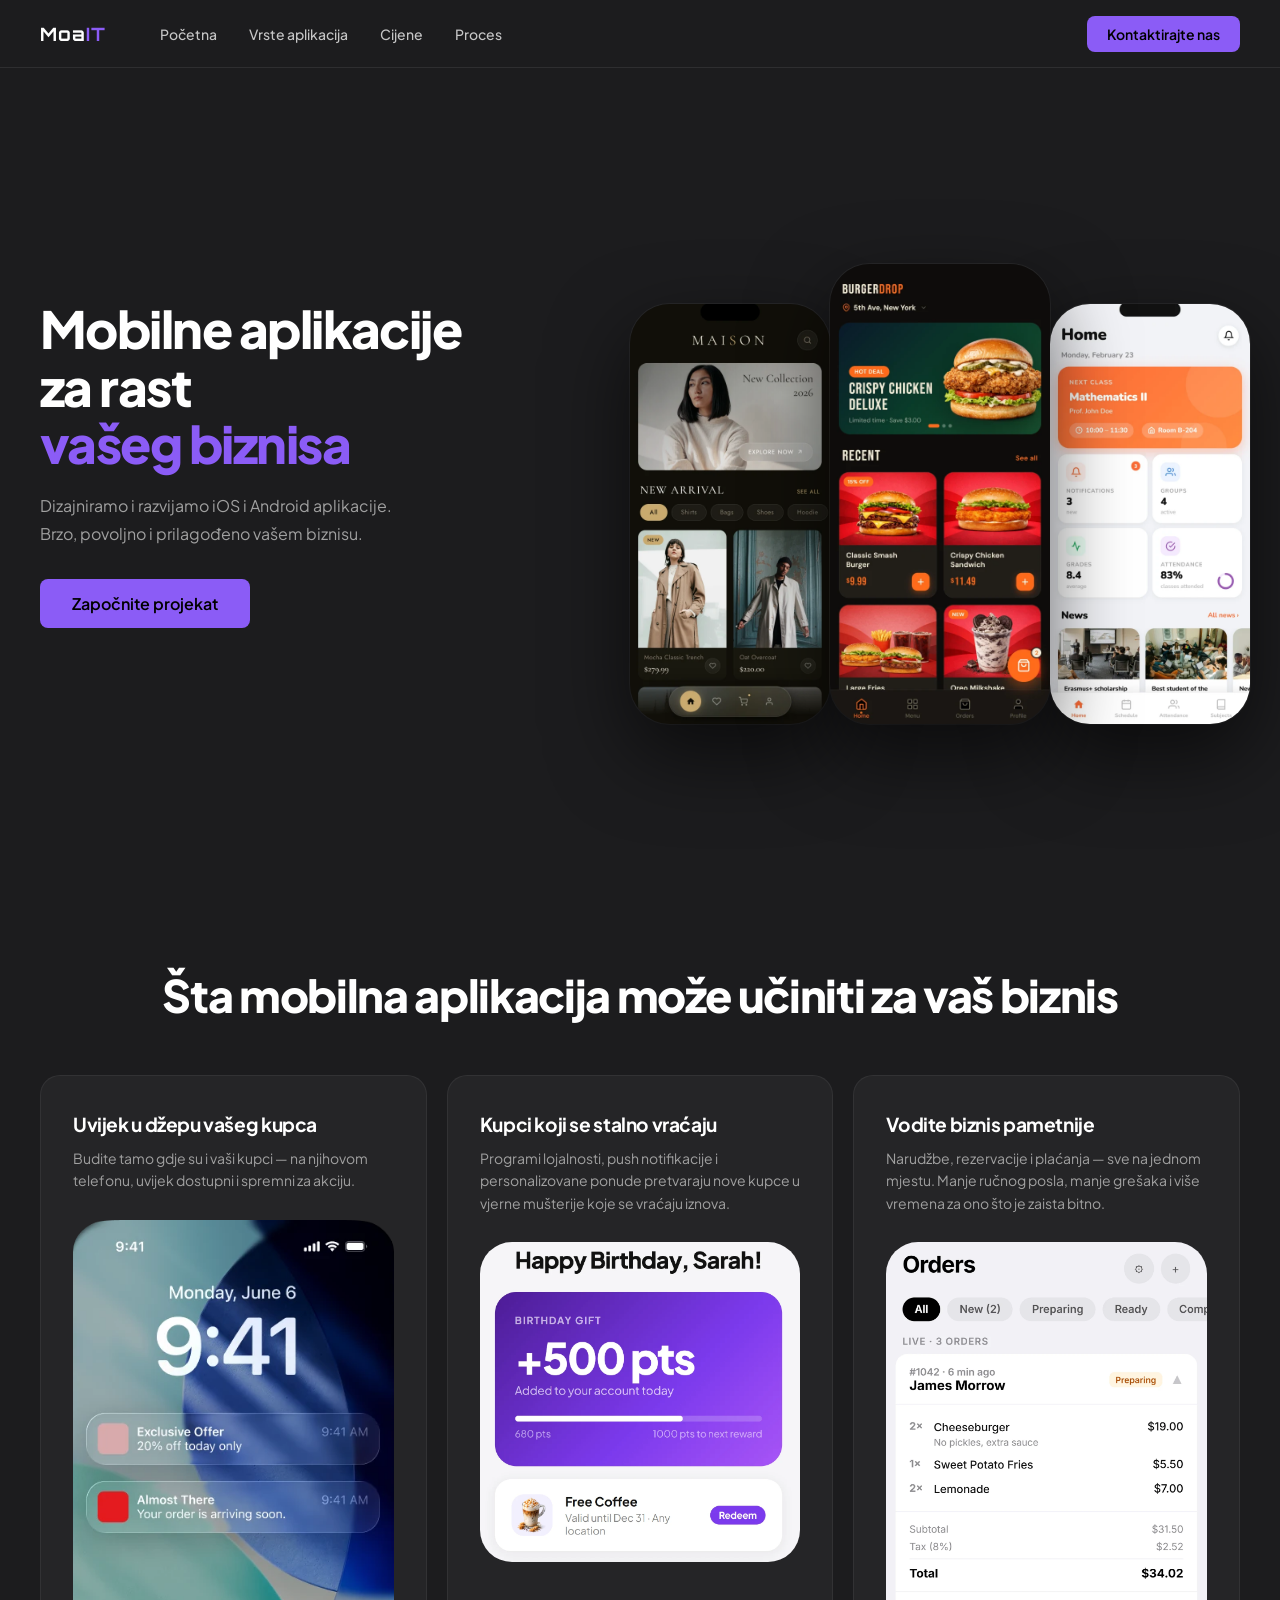
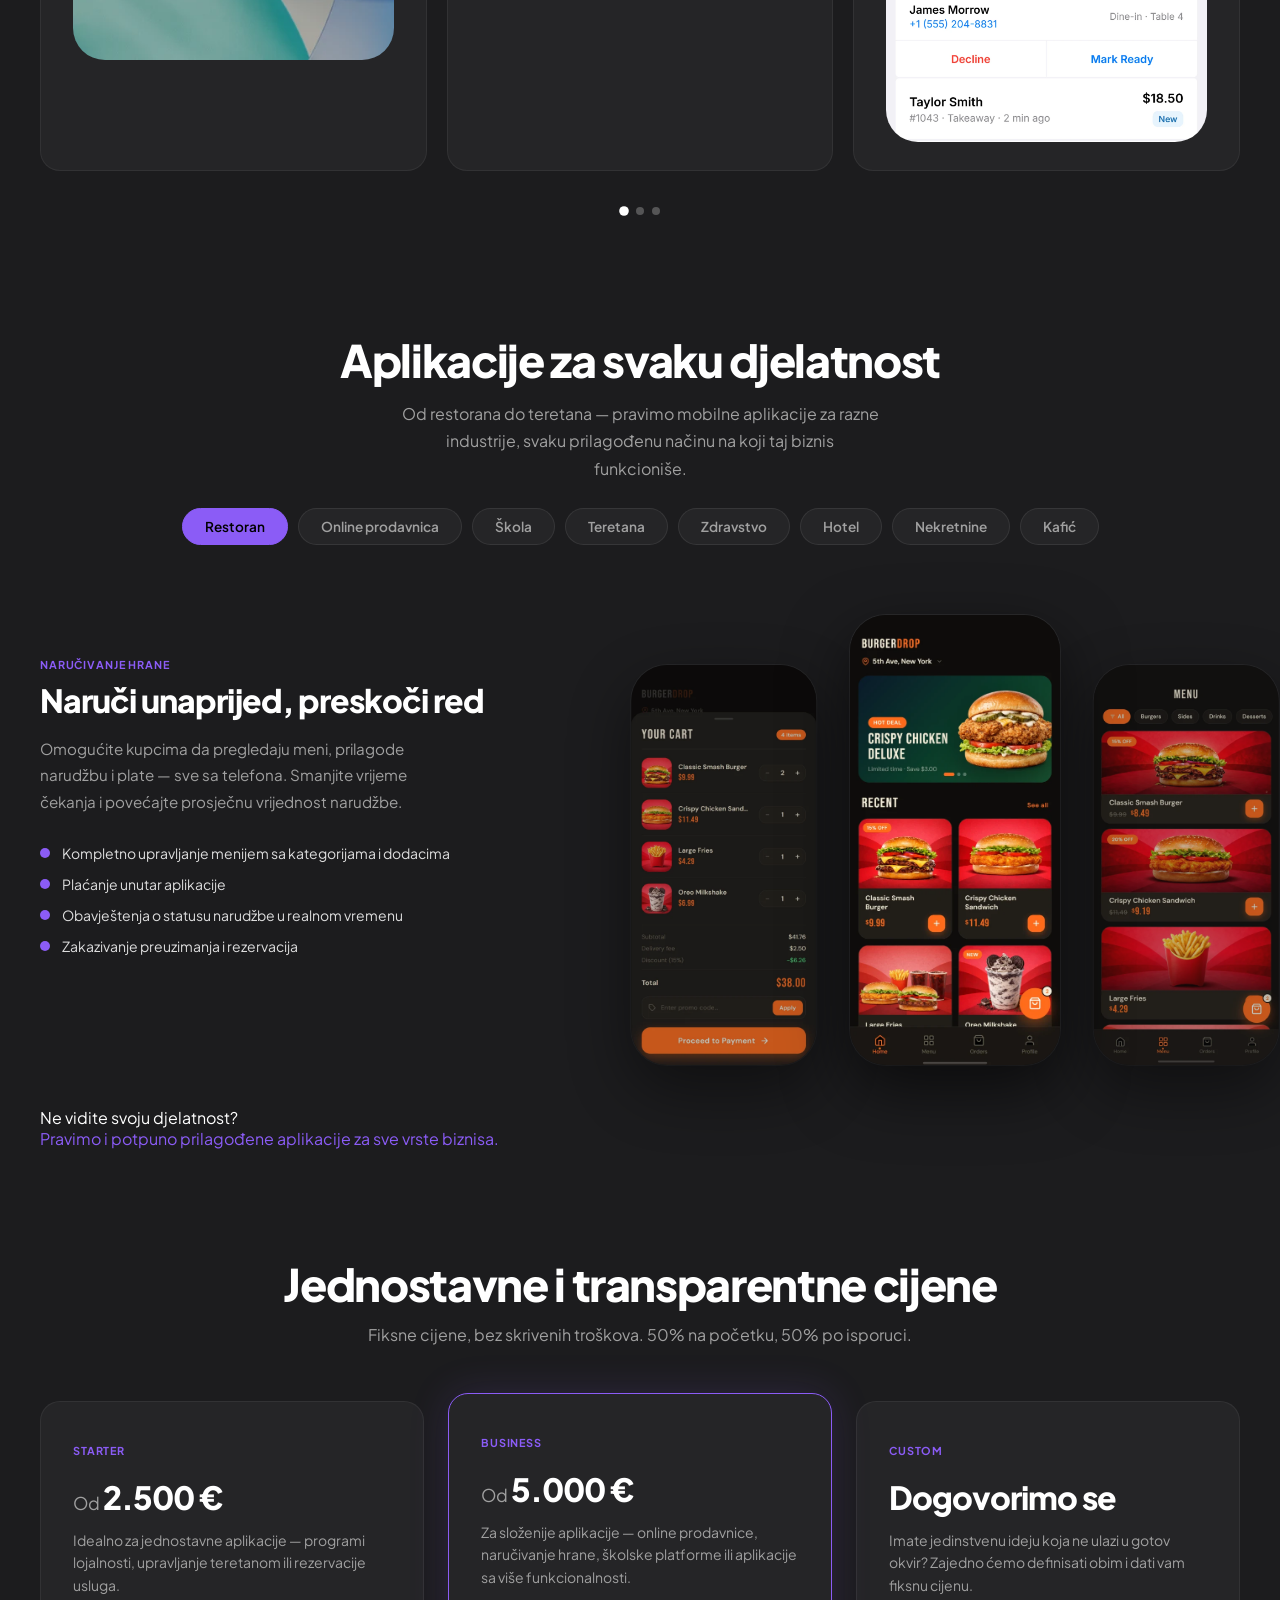
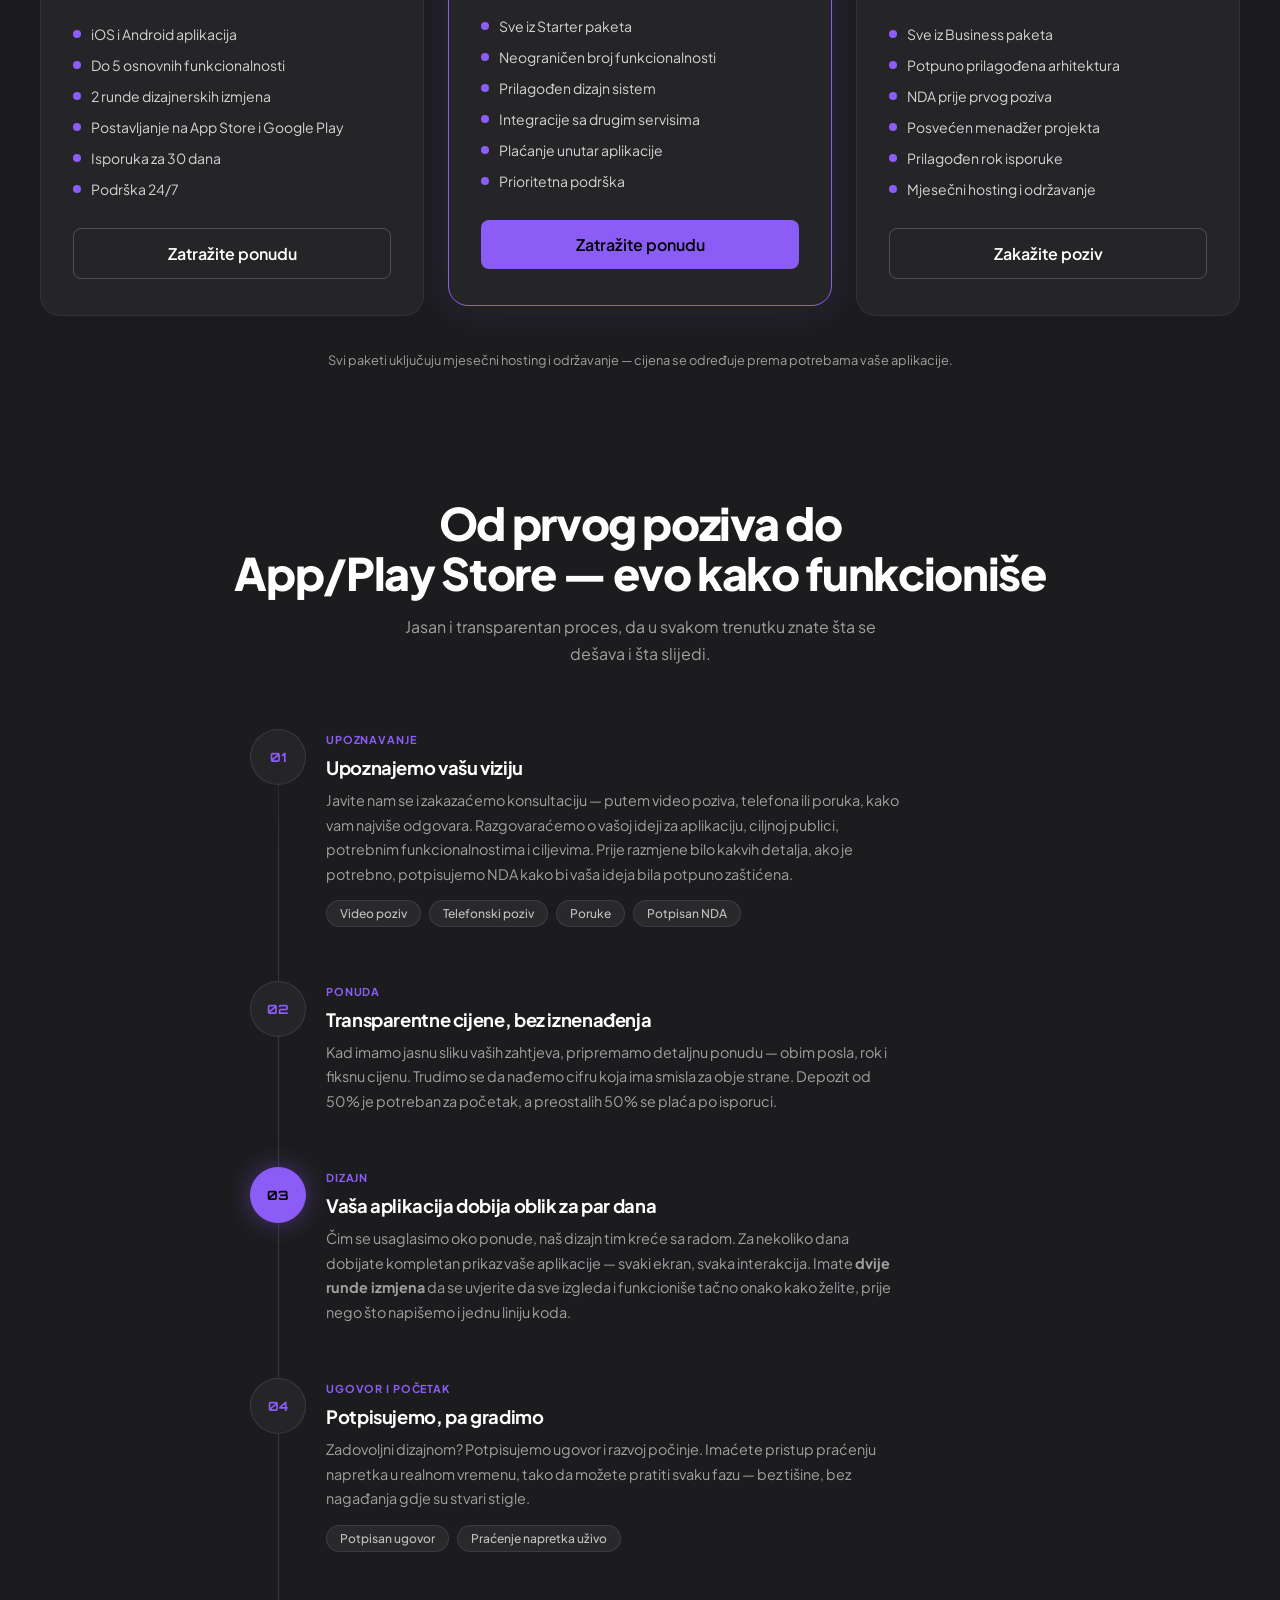
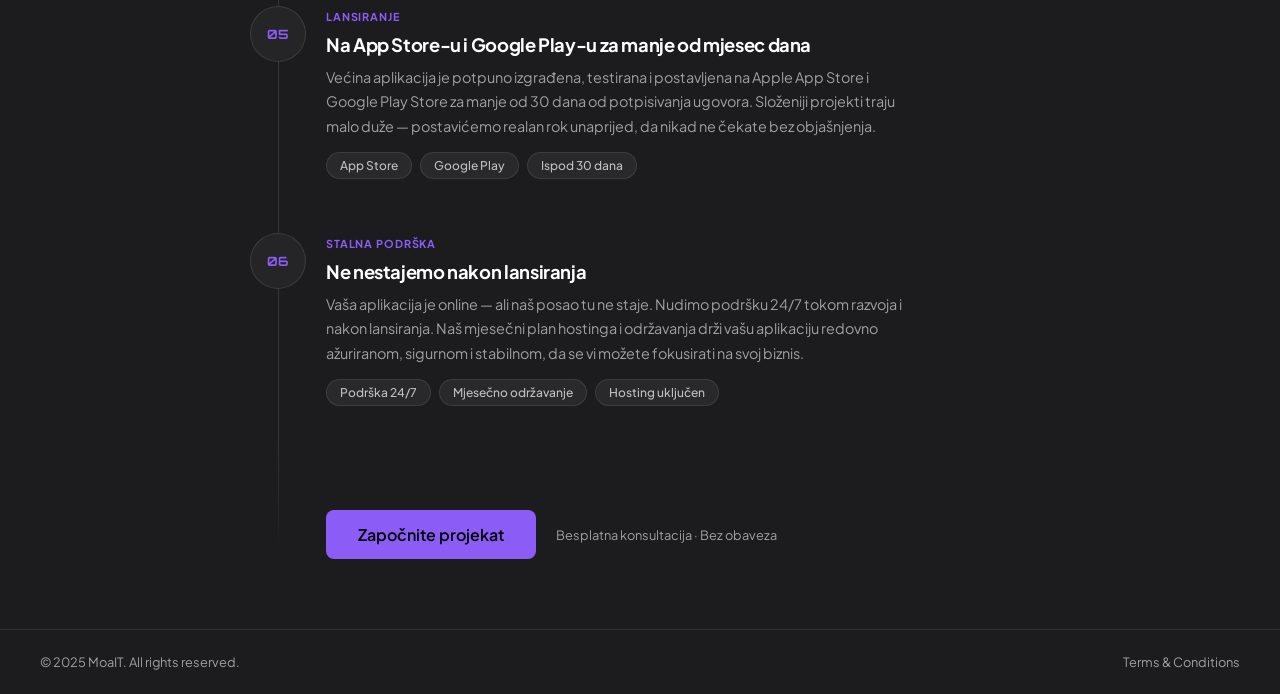
<file: index.html>
<!DOCTYPE html>
<html lang="sr">

<head>
  <meta charset="UTF-8" />
  <meta name="viewport" content="width=device-width, initial-scale=1.0" />

  <title>MoaIT — Razvoj mobilnih aplikacija za biznise</title>
  <meta name="description" content="MoaIT razvija prilagođene iOS i Android mobilne aplikacije za biznise u Crnoj Gori, regionu i šire. Aplikacije za restorane, teretane, hotele i druge djelatnosti." />
  <meta name="robots" content="index, follow" />

  <link rel="canonical" href="https://moait.me/" />

  <link rel="alternate" hreflang="en" href="https://us.moait.me/" />
  <link rel="alternate" hreflang="sr" href="https://moait.me/" />
  <link rel="alternate" hreflang="x-default" href="https://us.moait.me/" />

  <meta property="og:title" content="MoaIT — Razvoj mobilnih aplikacija za biznise" />
  <meta property="og:description" content="MoaIT razvija prilagođene iOS i Android mobilne aplikacije za biznise u Crnoj Gori, regionu i šire." />
  <meta property="og:type" content="website" />
  <meta property="og:url" content="https://moait.me/" />
  <meta property="og:image" content="https://moait.me/og-image.webp" />

  <meta name="twitter:card" content="summary_large_image" />
  <meta name="twitter:title" content="MoaIT — Razvoj mobilnih aplikacija za biznise" />
  <meta name="twitter:description" content="MoaIT razvija prilagođene iOS i Android mobilne aplikacije za biznise u Crnoj Gori, regionu i šire." />
  <meta name="twitter:image" content="https://moait.me/og-image.webp" />

  <script type="application/ld+json">
  {
    "@context": "https://schema.org",
    "@type": "ProfessionalService",
    "name": "MoaIT",
    "url": "https://moait.me/",
    "logo": "https://moait.me/android-chrome-512x512.png",
    "image": "https://moait.me/og-image.webp",
    "description": "MoaIT razvija prilagođene iOS i Android mobilne aplikacije za biznise u Crnoj Gori, regionu i šire.",
    "email": "help@moait.me",
    "areaServed": ["ME", "RS", "BA", "HR", "AL", "MK", "XK"],
    "sameAs": ["https://github.com/Amo0802"]
  }
  </script>

  <link rel="preconnect" href="https://fonts.googleapis.com" />
  <link rel="preconnect" href="https://fonts.gstatic.com" crossorigin />
  <link href="https://fonts.googleapis.com/css2?family=Plus+Jakarta+Sans:wght@400;500;600;700;800&family=Orbitron:wght@500;600;700;800&display=swap" rel="stylesheet" />

  <link rel="stylesheet" href="styles.css" />
  <script src="https://challenges.cloudflare.com/turnstile/v0/api.js" async defer></script>

  <link rel="icon" href="/favicon.ico">
  <link rel="icon" type="image/png" sizes="32x32" href="/favicon-32x32.png">
  <link rel="icon" type="image/png" sizes="16x16" href="/favicon-16x16.png">
  <link rel="icon" type="image/png" sizes="192x192" href="/android-chrome-192x192.png">
  <link rel="icon" type="image/png" sizes="512x512" href="/android-chrome-512x512.png">
  <link rel="apple-touch-icon" sizes="180x180" href="/apple-touch-icon.png">
  <link rel="manifest" href="/site.webmanifest">
</head>

<body>

  <!-- ══════════════════════════════════════════════
       NAVIGATION
  ══════════════════════════════════════════════ -->
  <nav>
    <div class="nav-inner">

      <a class="logo" href="/">
        <span class="logo-name">Moa<span class="logo-it">IT</span></span>
      </a>

      <ul class="nav-links">
        <li><a href="#home">Početna</a></li>
        <li><a href="#apps">Vrste aplikacija</a></li>
        <li><a href="#pricing">Cijene</a></li>
        <li><a href="#process">Proces</a></li>
      </ul>

      <div class="nav-right">
        <button class="btn-primary">Kontaktirajte nas</button>
      </div>

      <button class="hamburger" onclick="toggleMenu()" aria-label="Otvori meni">
        <span></span><span></span><span></span>
      </button>

    </div>
  </nav>

  <!-- Mobile dropdown menu -->
  <div class="mobile-menu" id="mobileMenu">
    <a href="#home">Početna</a>
    <a href="#apps">Vrste aplikacija</a>
    <a href="#pricing">Cijene</a>
    <a href="#process">Proces</a>
    <button class="btn-primary">Kontaktirajte nas</button>
  </div>


  <!-- ══════════════════════════════════════════════
       HERO
  ══════════════════════════════════════════════ -->
  <section class="hero" id="home">

    <div class="hero-text">
      <h1 class="hero-h1">
        Mobilne aplikacije <br>
        za rast <br>
        <span class="accent">vašeg biznisa</span>
      </h1>
      <p class="hero-sub">
        Dizajniramo i razvijamo iOS i Android aplikacije. <br>Brzo, povoljno i prilagođeno vašem biznisu.
      </p>
      <button class="btn-primary btn-large">Započnite projekat</button>
    </div>

    <!-- Rotating phone carousel — 8 phones, images swapped every 3s via JS -->
    <div class="hero-phones">
      <div class="phone pos-far-hidden-left">
        <img src="hotel home.webp" alt="Aplikacija za hotel rezervacija soba" />
      </div>
      <div class="phone pos-hidden-left">
        <img src="doc 1.webp" alt="Zdravstvena aplikacija upravljanje pacijentima" />
      </div>
      <div class="phone pos-left">
        <img src="clothes home.webp" alt="Aplikacija za online prodavnicu početni ekran" />
      </div>
      <div class="phone pos-center">
        <img src="Group 2.webp" alt="Mobilna aplikacija interfejs za biznis" />
      </div>
      <div class="phone pos-right">
        <img src="Group 3.webp" alt="Biznis aplikacija analitika i pregled podataka" />
      </div>
      <div class="phone pos-hidden-right">
        <img src="Group 4.webp" alt="Dizajn mobilne aplikacije za uslužne djelatnosti" />
      </div>
      <div class="phone pos-far-hidden-right">
        <img src="gym home 2.webp" alt="Aplikacija za teretanu članstvo i praćenje treninga" />
      </div>
      <div class="phone pos-far-hidden-right-2">
        <img src="rest 1.webp" alt="Aplikacija za restoran naručivanje hrane" />
      </div>
    </div>

  </section>


  <!-- ══════════════════════════════════════════════
       ADVANTAGES
       Sliding carousel — 3 cards desktop, 2 tablet, 1 mobile
  ══════════════════════════════════════════════ -->
  <section class="advantages" id="advantages">
    <h2 class="section-title">Šta mobilna aplikacija može učiniti za vaš biznis</h2>

    <div class="carousel-outer">
      <div class="carousel-track" id="carouselTrack">

        <!-- Card 1 — Push notifications -->
        <div class="adv-card">
          <div class="adv-card-text">
            <h3>Uvijek u džepu vašeg kupca</h3>
            <p>Budite tamo gdje su i vaši kupci — na njihovom telefonu, uvijek dostupni i spremni za akciju.</p>
          </div>
          <div class="adv-card-visual">
            <img src="iph.webp" alt="Mobilna aplikacija push notifikacija na telefonu" class="adv-card-img" style="max-height: 440px;" />
          </div>
        </div>

        <!-- Card 2 — Loyalty points -->
        <div class="adv-card">
          <div class="adv-card-text">
            <h3>Kupci koji se stalno vraćaju</h3>
            <p>Programi lojalnosti, push notifikacije i personalizovane ponude pretvaraju nove kupce u vjerne mušterije
              koje se vraćaju iznova.</p>
          </div>
          <div class="adv-card-visual">
            <img src="brth.webp" alt="Aplikacija za lojalnost korisnika nagrade" class="adv-card-img" style="max-height: 320px;" />
          </div>
        </div>

        <!-- Card 3 — Order management -->
        <div class="adv-card">
          <div class="adv-card-text">
            <h3>Vodite biznis pametnije</h3>
            <p>Narudžbe, rezervacije i plaćanja — sve na jednom mjestu. Manje ručnog posla, manje grešaka i više vremena
              za ono što je zaista bitno.</p>
          </div>
          <div class="adv-card-visual">
            <img src="orders1.webp" alt="Mobilna aplikacija upravljanje narudžbama" class="adv-card-img" />
          </div>
        </div>

        <!-- Card 4 — Subscriptions -->
        <div class="adv-card">
          <div class="adv-card-text">
            <h3>Prodajte više, direktno iz aplikacije</h3>
            <p>Kupovine unutar aplikacije, pretplate i mobilna prodaja konvertuju bolje od web sajtova — jer su vaši
              kupci već na telefonu.</p>
          </div>
          <div class="adv-card-visual">
            <img src="nzm.webp" alt="Mobilna aplikacija plaćanje i pretplate" class="adv-card-img" style="max-height: 400px;" />
          </div>
        </div>

        <!-- Card 5 — Brand presence / app screen -->
        <div class="adv-card">
          <div class="adv-card-text">
            <h3>Vaš brend, na njihovom ekranu</h3>
            <p>Profesionalna aplikacija sa vašim brendom gradi povjerenje i šalje pravu poruku. Svaki put kad vide vašu
              ikonicu — vaš biznis im je na umu.</p>
          </div>
          <div class="adv-card-visual">
            <img src="Group 11.webp" alt="Mobilna aplikacija na početnom ekranu telefona" class="adv-card-img" />
          </div>
        </div>

      </div><!-- /carousel-track -->
    </div><!-- /carousel-outer -->

    <div class="carousel-dots" id="carouselDots"></div>

  </section>


  <!-- ══════════════════════════════════════════════
       APP SHOWCASE
       Tab switcher — click tab to swap content & phones
  ══════════════════════════════════════════════ -->
  <section class="showcase" id="apps">

    <div class="showcase-header">
      <h2 class="section-title">Aplikacije za svaku djelatnost</h2>
      <p>Od restorana do teretana — pravimo mobilne aplikacije za razne industrije, svaku prilagođenu načinu na koji taj
        biznis funkcioniše.</p>
    </div>

    <!-- Tab pills -->
    <div class="showcase-tabs">
      <button class="showcase-tab active" data-tab="food">Restoran</button>
      <button class="showcase-tab" data-tab="ecom">Online prodavnica</button>
      <button class="showcase-tab" data-tab="school">Škola</button>
      <button class="showcase-tab" data-tab="gym">Teretana</button>
      <button class="showcase-tab" data-tab="medical">Zdravstvo</button>
      <button class="showcase-tab" data-tab="hotel">Hotel</button>
      <button class="showcase-tab" data-tab="realestate">Nekretnine</button>
      <button class="showcase-tab" data-tab="loyalty">Kafić</button>
    </div>

    <div class="showcase-panels">

      <!-- Food Ordering -->
      <div class="showcase-panel active" data-panel="food">
        <div class="showcase-text">
          <span class="tag">Naručivanje hrane</span>
          <h3>Naruči unaprijed, preskoči red</h3>
          <p>Omogućite kupcima da pregledaju meni, prilagode narudžbu i plate — sve sa telefona. Smanjite vrijeme
            čekanja i povećajte prosječnu vrijednost narudžbe.</p>
          <ul class="feature-list">
            <li>Kompletno upravljanje menijem sa kategorijama i dodacima</li>
            <li>Plaćanje unutar aplikacije</li>
            <li>Obavještenja o statusu narudžbe u realnom vremenu</li>
            <li>Zakazivanje preuzimanja i rezervacija</li>
          </ul>
        </div>
        <div class="showcase-phones">
          <div class="sc-phone sc-left"><img src="Group 5.webp" alt="Aplikacija za restoran naručivanje hrane" /></div>
          <div class="sc-phone sc-center"><img src="Group 2.webp" alt="Aplikacija za dostavu meni i korpa" /></div>
          <div class="sc-phone sc-right"><img src="Group 10.webp" alt="Aplikacija za restoran praćenje narudžbe i plaćanje" /></div>
        </div>
      </div>

      <!-- E-Commerce -->
      <div class="showcase-panel" data-panel="ecom">
        <div class="showcase-text">
          <span class="tag">Online prodavnica</span>
          <h3>Vaša radnja, u njihovom džepu</h3>
          <p>Kupovina bez kompromisa. Premium iskustvo koje nadmašuje web sajt — brže, stabilnije i dizajnirano da
            povećava prodaju.</p>
          <ul class="feature-list">
            <li>Katalog proizvoda sa pretragom, filterima i kolekcijama</li>
            <li>Sigurno plaćanje sa sačuvanim metodama</li>
            <li>Praćenje narudžbe od slanja do dostave</li>
            <li>Lista želja, recenzije i personalizovane preporuke</li>
          </ul>
        </div>
        <div class="showcase-phones">
          <div class="sc-phone sc-left"><img src="clothes category.webp" alt="Aplikacija za online prodavnicu pregled proizvoda" /></div>
          <div class="sc-phone sc-center"><img src="clothes home.webp" alt="Aplikacija za kupovinu detalji proizvoda" /></div>
          <div class="sc-phone sc-right"><img src="clothes one product.webp" alt="Aplikacija za kupovinu korpa i plaćanje" /></div>
        </div>
      </div>

      <!-- School -->
      <div class="showcase-panel" data-panel="school">
        <div class="showcase-text">
          <span class="tag">Škola</span>
          <h3>Učenici, roditelji i nastavnici — povezani u svakom trenutku</h3>
          <p>Jedna aplikacija za cijelu školsku zajednicu. Obavještenja, rasporedi, ocjene i direktne poruke — sve na
            jednom mjestu, dostupno kad god zatreba.</p>
          <ul class="feature-list">
            <li>Rasporedi časova, događaji i termini</li>
            <li>Direktne poruke između roditelja, učenika i osoblja</li>
            <li>Ocjene, zadaci i evidencija prisustva</li>
            <li>Push obavještenja za cijelu školu ili pojedinačne razrede</li>
          </ul>
        </div>
        <div class="showcase-phones">
          <div class="sc-phone sc-left"><img src="Group 7.webp" alt="Školska aplikacija pregled za učenike" /></div>
          <div class="sc-phone sc-center"><img src="Group 3.webp" alt="Aplikacija za školu raspored časova i zadaci" /></div>
          <div class="sc-phone sc-right"><img src="Group 9.webp" alt="Aplikacija za učenike ocjene i obavještenja" /></div>
        </div>
      </div>

      <!-- Gym -->
      <div class="showcase-panel" data-panel="gym">
        <div class="showcase-text">
          <span class="tag">Teretana</span>
          <h3>Lični fitnes centar svakog člana</h3>
          <p>Pružite članovima premium iskustvo van teretane. Rezervacije časova, planovi treninga, praćenje napretka i
            upravljanje članarinama — sve u jednoj brendiranoj aplikaciji.</p>
          <ul class="feature-list">
            <li>Digitalna članska karta sa QR kodom za pristup</li>
            <li>Praćenje ličnog napretka i dnevnik treninga</li>
            <li>Planovi članarine i plaćanje pretplate u aplikaciji</li>
            <li>Raspored treninga i rezervacija jednim klikom</li>
          </ul>
        </div>
        <div class="showcase-phones">
          <div class="sc-phone sc-left"><img src="gym welcome.webp" alt="Aplikacija za teretanu praćenje treninga" /></div>
          <div class="sc-phone sc-center"><img src="gym home 2.webp" alt="Fitness aplikacija korisnički profil i članstvo" /></div>
          <div class="sc-phone sc-right"><img src="gym 2.webp" alt="Aplikacija za trening plan i napredak" /></div>
        </div>
      </div>

      <!-- Medical / Zdravstvo -->
      <div class="showcase-panel" data-panel="medical">
        <div class="showcase-text">
          <span class="tag">Zdravstvo</span>
          <h3>Zdravstvena njega na dohvat ruke vašim pacijentima</h3>
          <p>Moderno iskustvo za pacijente klinika, bolnica i privatnih ordinacija. Zakazivanje pregleda, pretraga
            ljekara, praćenje zdravlja i medicinska dokumentacija — sve u jednoj brendiranoj aplikaciji.</p>
          <ul class="feature-list">
            <li>Pretraga ljekara sa filterima po specijalnosti i ocjenama</li>
            <li>Zakazivanje termina u realnom vremenu sa integracijom kalendara</li>
            <li>Kontrolna tabla za praćenje zdravlja — lijekovi, puls, vitalni znaci</li>
            <li>Push podsjetnici za zakazane preglede i uzimanje lijekova</li>
          </ul>
        </div>
        <div class="showcase-phones">
          <div class="sc-phone sc-left"><img src="doc 1.webp" alt="Zdravstvena aplikacija pregled pacijenta" /></div>
          <div class="sc-phone sc-center"><img src="doc 2.webp" alt="Medicinska aplikacija zakazivanje pregleda" /></div>
          <div class="sc-phone sc-right"><img src="doc 3.webp" alt="Aplikacija za konsultacije sa doktorom" /></div>
        </div>
      </div>

      <!-- Hotel i ugostiteljstvo -->
      <div class="showcase-panel" data-panel="hotel">
        <div class="showcase-text">
          <span class="tag">Hotel i ugostiteljstvo</span>
          <h3>Iskustvo gosta, osmišljeno na nov način</h3>
          <p>Potpuni digitalni pomoćnik za hotele, odmarališta i apartmane. Check-in, naručivanje sobnih usluga,
            rezervacije spa-a, mapa resorta, događaji i FAQ za goste — sve dostupno direktno sa telefona.</p>
          <ul class="feature-list">
            <li>Digitalni check-in/check-out sa sobnim ključem preko QR koda</li>
            <li>Naručivanje sobnih usluga, čišćenje i prijava problema</li>
            <li>Rezervacije masaža, saune i drugih usluga sa kompletnim cijenama</li>
            <li>Interaktivna mapa resorta i kalendar događaja hotela</li>
          </ul>
        </div>
        <div class="showcase-phones">
          <div class="sc-phone sc-left"><img src="hotel spa.webp" alt="Aplikacija za hotel rezervacija soba" /></div>
          <div class="sc-phone sc-center"><img src="hotel home.webp" alt="Aplikacija za hotel dostupnost i cijene" /></div>
          <div class="sc-phone sc-right"><img src="hotel room.webp" alt="Hotelska aplikacija usluge za goste" /></div>
        </div>
      </div>

      <!-- Real Estate / Nekretnine -->
      <div class="showcase-panel" data-panel="realestate">
        <div class="showcase-text">
          <span class="tag">Nekretnine</span>
          <h3>Nekretnine pretražene, razgledanja zakazana</h3>
          <p>Ponudite kupcima i zakupcima premium iskustvo pretrage nekretnina. Oglasi, filteri, kontakt sa agentom
            i zakazivanje razgledanja — sve sa telefona, gdje god da se nalaze.</p>
          <ul class="feature-list">
            <li>Oglasi nekretnina sa fotografijama, specifikacijama i cijenama</li>
            <li>Napredni filteri pretrage — lokacija, cijena, broj soba, tip</li>
            <li>Zakazivanje razgledanja i slanje poruka agentu jednim klikom</li>
            <li>Sačuvani favoriti i push obavještenja za nove oglase</li>
          </ul>
        </div>
        <div class="showcase-phones">
          <div class="sc-phone sc-left"><img src="rest 1.webp" alt="Aplikacija za nekretnine pregled oglasa" /></div>
          <div class="sc-phone sc-center"><img src="rest 2.webp" alt="Aplikacija za nekretnine detalji objekta" /></div>
          <div class="sc-phone sc-right"><img src="rest 3.webp" alt="Aplikacija za nekretnine pretraga i filteri" /></div>
        </div>
      </div>

      <!-- Loyalty / Kafić -->
      <div class="showcase-panel" data-panel="loyalty">
        <div class="showcase-text">
          <span class="tag">Kafić</span>
          <h3>Pretvorite nove kupce u stalne goste</h3>
          <p>Nagradite kupce za svaku posjetu i kupovinu. Sistem bodova ih drži angažovanim — sa ponudama koje djeluju
            lično, a ne generički.</p>
          <ul class="feature-list">
            <li>Sistem bodova sa prilagodljivim pravilima</li>
            <li>Nagrade koje se mogu iskoristiti — besplatni artikli, popusti, pogodnosti</li>
            <li>Push notifikacije za promocije i dostignuća</li>
            <li>Kontrolna tabla sa uvidima o kupcima</li>
          </ul>
        </div>
        <div class="showcase-phones">
          <div class="sc-phone sc-left"><img src="Group 8.webp" alt="Aplikacija za lojalnost nagrade i bodovi" /></div>
          <div class="sc-phone sc-center"><img src="Group 4.webp" alt="Aplikacija za kafić ponude i popusti" /></div>
          <div class="sc-phone sc-right"><img src="Group 6.webp" alt="Aplikacija za lojalnost pregled korisnika" /></div>
        </div>
      </div>

    </div><!-- /showcase-panels -->
    <p><br><br>Ne vidite svoju djelatnost? <br><span style="color:var(--accent)">Pravimo i potpuno prilagođene
        aplikacije za
        sve vrste biznisa.</span></p>
  </section>


  <!-- ══════════════════════════════════════════════
     PRICING
══════════════════════════════════════════════ -->
  <section class="pricing" id="pricing">

    <div class="pricing-header">
      <h2 class="section-title">Jednostavne i transparentne cijene</h2>
      <p>Fiksne cijene, bez skrivenih troškova. 50% na početku, 50% po isporuci.</p>
    </div>

    <div class="pricing-cards">

      <div class="pricing-card">
        <div class="pricing-card-top">
          <span class="tag">Starter</span>
          <div class="pricing-price">Od <strong>2.500 &euro;</strong></div>
          <p class="pricing-desc">Idealno za jednostavne aplikacije — programi lojalnosti, upravljanje teretanom ili
            rezervacije usluga.</p>
        </div>
        <ul class="pricing-features">
          <li>iOS i Android aplikacija</li>
          <li>Do 5 osnovnih funkcionalnosti</li>
          <li>2 runde dizajnerskih izmjena</li>
          <li>Postavljanje na App Store i Google Play</li>
          <li>Isporuka za 30 dana</li>
          <li>Podrška 24/7</li>
        </ul>
        <button class="btn-primary btn-large btn-outline">Zatražite ponudu</button>
      </div>

      <div class="pricing-card pricing-card--featured">
        <div class="pricing-card-top">
          <span class="tag">Business</span>
          <div class="pricing-price">Od <strong>5.000 &euro;</strong></div>
          <p class="pricing-desc">Za složenije aplikacije — online prodavnice, naručivanje hrane, školske platforme ili
            aplikacije sa više funkcionalnosti.</p>
        </div>
        <ul class="pricing-features">
          <li>Sve iz Starter paketa</li>
          <li>Neograničen broj funkcionalnosti</li>
          <li>Prilagođen dizajn sistem</li>
          <li>Integracije sa drugim servisima</li>
          <li>Plaćanje unutar aplikacije</li>
          <li>Prioritetna podrška</li>
        </ul>
        <button class="btn-primary btn-large">Zatražite ponudu</button>
      </div>

      <div class="pricing-card">
        <div class="pricing-card-top">
          <span class="tag">Custom</span>
          <div class="pricing-price"><strong>Dogovorimo se</strong></div>
          <p class="pricing-desc">Imate jedinstvenu ideju koja ne ulazi u gotov okvir? Zajedno ćemo definisati obim i
            dati vam fiksnu cijenu.</p>
        </div>
        <ul class="pricing-features">
          <li>Sve iz Business paketa</li>
          <li>Potpuno prilagođena arhitektura</li>
          <li>NDA prije prvog poziva</li>
          <li>Posvećen menadžer projekta</li>
          <li>Prilagođen rok isporuke</li>
          <li>Mjesečni hosting i održavanje</li>
        </ul>
        <button class="btn-primary btn-large btn-outline">Zakažite poziv</button>
      </div>

    </div>

    <p class="pricing-note">Svi paketi uključuju mjesečni hosting i održavanje — cijena se određuje prema potrebama vaše
      aplikacije.</p>

  </section>


  <!-- ══════════════════════════════════════════════
       PROCESS TIMELINE
       Steps fade in on scroll via IntersectionObserver
  ══════════════════════════════════════════════ -->
  <section class="process" id="process">

    <div class="process-header">
      <h2 class="section-title">Od prvog poziva do<br>App/Play Store — evo kako funkcioniše</h2>
      <p>Jasan i transparentan proces, da u svakom trenutku znate šta se dešava i šta slijedi.</p>
    </div>

    <div class="timeline">

      <div class="timeline-item">
        <div class="timeline-bubble">01</div>
        <div class="timeline-content">
          <span class="tag">Upoznavanje</span>
          <h3>Upoznajemo vašu viziju</h3>
          <p>Javite nam se i zakazaćemo konsultaciju — putem video poziva, telefona ili poruka, kako vam najviše
            odgovara. Razgovaraćemo o vašoj ideji za aplikaciju, ciljnoj publici, potrebnim funkcionalnostima i
            ciljevima. Prije razmjene bilo kakvih detalja, ako je potrebno, potpisujemo NDA kako bi vaša ideja bila
            potpuno zaštićena.</p>
          <div class="pills">
            <span class="pill">Video poziv</span>
            <span class="pill">Telefonski poziv</span>
            <span class="pill">Poruke</span>
            <span class="pill">Potpisan NDA</span>
          </div>
        </div>
      </div>

      <div class="timeline-item">
        <div class="timeline-bubble">02</div>
        <div class="timeline-content">
          <span class="tag">Ponuda</span>
          <h3>Transparentne cijene, bez iznenađenja</h3>
          <p>Kad imamo jasnu sliku vaših zahtjeva, pripremamo detaljnu ponudu — obim posla, rok i fiksnu cijenu. Trudimo
            se da nađemo cifru koja ima smisla za obje strane. Depozit od 50% je potreban za početak, a preostalih 50%
            se plaća po isporuci.</p>
        </div>
      </div>

      <div class="timeline-item highlight">
        <div class="timeline-bubble">03</div>
        <div class="timeline-content">
          <span class="tag">Dizajn</span>
          <h3>Vaša aplikacija dobija oblik za par dana</h3>
          <p>Čim se usaglasimo oko ponude, naš dizajn tim kreće sa radom. Za nekoliko dana dobijate kompletan prikaz
            vaše aplikacije — svaki ekran, svaka interakcija. Imate <strong>dvije runde izmjena</strong> da se uvjerite
            da sve izgleda i funkcioniše tačno onako kako želite, prije nego što napišemo i jednu liniju koda.</p>
        </div>
      </div>

      <div class="timeline-item">
        <div class="timeline-bubble">04</div>
        <div class="timeline-content">
          <span class="tag">Ugovor i početak</span>
          <h3>Potpisujemo, pa gradimo</h3>
          <p>Zadovoljni dizajnom? Potpisujemo ugovor i razvoj počinje. Imaćete pristup praćenju napretka u realnom
            vremenu, tako da možete pratiti svaku fazu — bez tišine, bez nagađanja gdje su stvari stigle.</p>
          <div class="pills">
            <span class="pill">Potpisan ugovor</span>
            <span class="pill">Praćenje napretka uživo</span>
          </div>
        </div>
      </div>

      <div class="timeline-item">
        <div class="timeline-bubble">05</div>
        <div class="timeline-content">
          <span class="tag">Lansiranje</span>
          <h3>Na App Store-u i Google Play-u za manje od mjesec dana</h3>
          <p>Većina aplikacija je potpuno izgrađena, testirana i postavljena na Apple App Store i Google Play Store za
            manje od 30 dana od potpisivanja ugovora. Složeniji projekti traju malo duže — postavićemo realan rok
            unaprijed, da nikad ne čekate bez objašnjenja.</p>
          <div class="pills">
            <span class="pill">App Store</span>
            <span class="pill">Google Play</span>
            <span class="pill">Ispod 30 dana</span>
          </div>
        </div>
      </div>

      <div class="timeline-item">
        <div class="timeline-bubble">06</div>
        <div class="timeline-content">
          <span class="tag">Stalna podrška</span>
          <h3>Ne nestajemo nakon lansiranja</h3>
          <p>Vaša aplikacija je online — ali naš posao tu ne staje. Nudimo podršku 24/7 tokom razvoja i nakon
            lansiranja. Naš mjesečni plan hostinga i održavanja drži vašu aplikaciju redovno ažuriranom, sigurnom i
            stabilnom, da se vi možete fokusirati na svoj biznis.</p>
          <div class="pills">
            <span class="pill">Podrška 24/7</span>
            <span class="pill">Mjesečno održavanje</span>
            <span class="pill">Hosting uključen</span>
          </div>
        </div>
      </div>

      <!-- CTA at the bottom of the timeline -->
      <div class="timeline-cta">
        <button class="btn-primary btn-large">Započnite projekat</button>
        <p>Besplatna konsultacija · Bez obaveza</p>
      </div>

    </div><!-- /timeline -->

  </section>

  <!-- FOOTER -->
  <footer>
    <div class="footer-inner">
      <p>&copy; 2025 MoaIT. All rights reserved.</p>
      <div style="display:flex;gap:20px;align-items:center;">
        <a href="/terms/">Terms &amp; Conditions</a>
      </div>
    </div>
  </footer>

  <!-- ══════════════════════════════════════════════
     CONTACT POPUP
══════════════════════════════════════════════ -->
  <div class="popup-overlay" id="popupOverlay">
    <div class="popup">

      <button class="popup-close" onclick="closePopup()" aria-label="Zatvori">&#10005;</button>

      <span class="tag">Besplatna konsultacija</span>
      <h2>Hajde da napravimo vašu aplikaciju</h2>
      <p>Ostavite vaše podatke i javićemo vam se u roku od 24 sata.</p>

      <div class="popup-form">
        <div class="popup-row">
          <div class="popup-field">
            <label>Vaše ime</label>
            <input type="text" name="full_name" placeholder="Marko Marković" maxlength="100" />
          </div>
          <div class="popup-field">
            <label>Email</label>
            <input type="email" name="email" placeholder="marko@gmail.me" maxlength="150" />
          </div>
        </div>
        <div class="popup-field">
          <label>Telefon <span>(opciono)</span></label>
          <input type="tel" name="phone" placeholder="+382 67 123 456" maxlength="30" />
        </div>
        <div class="popup-field">
          <label>Recite nam nešto o vašoj ideji</label>
          <textarea name="message" placeholder="Kakva aplikacija Vam treba? Imate li neke funkcionalnosti na umu?"
            rows="4" maxlength="2000"></textarea>
        </div>

        <!-- Honeypot — invisible to users, traps bots -->
        <div class="popup-field" style="position:absolute;left:-9999px;top:-9999px;" aria-hidden="true">
          <input type="text" name="website_url" tabindex="-1" autocomplete="off" />
        </div>

        <!-- Cloudflare Turnstile CAPTCHA -->
        <div class="popup-turnstile">
          <div class="cf-turnstile" data-sitekey="0x4AAAAAACl2hHv_wCHp2CsB" data-theme="dark"></div>
        </div>

        <button class="btn-primary btn-large popup-submit">Pošaljite poruku</button>
        <p class="popup-note">Bez obaveza · Odgovaramo u roku od 24h</p>
      </div>

    </div>
  </div>


  <script src="script.js"></script>
</body>

</html>
</file>
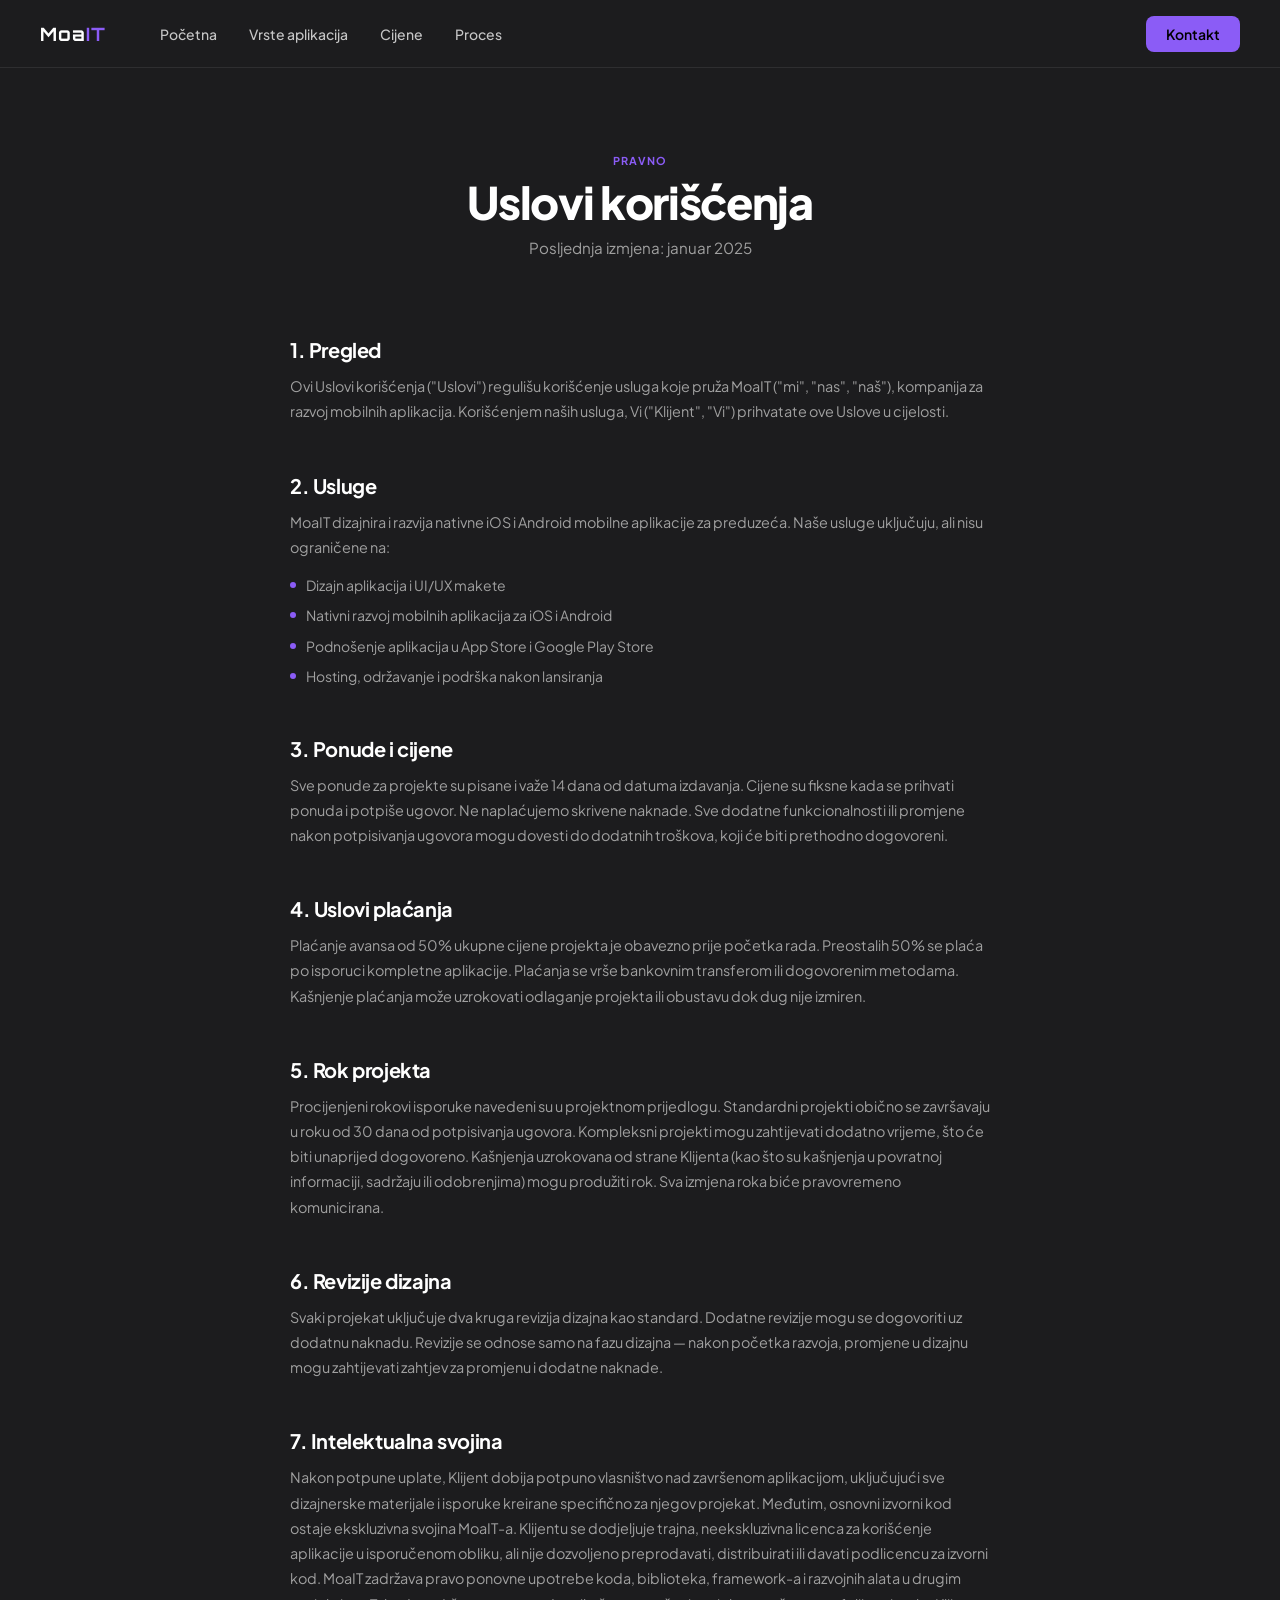
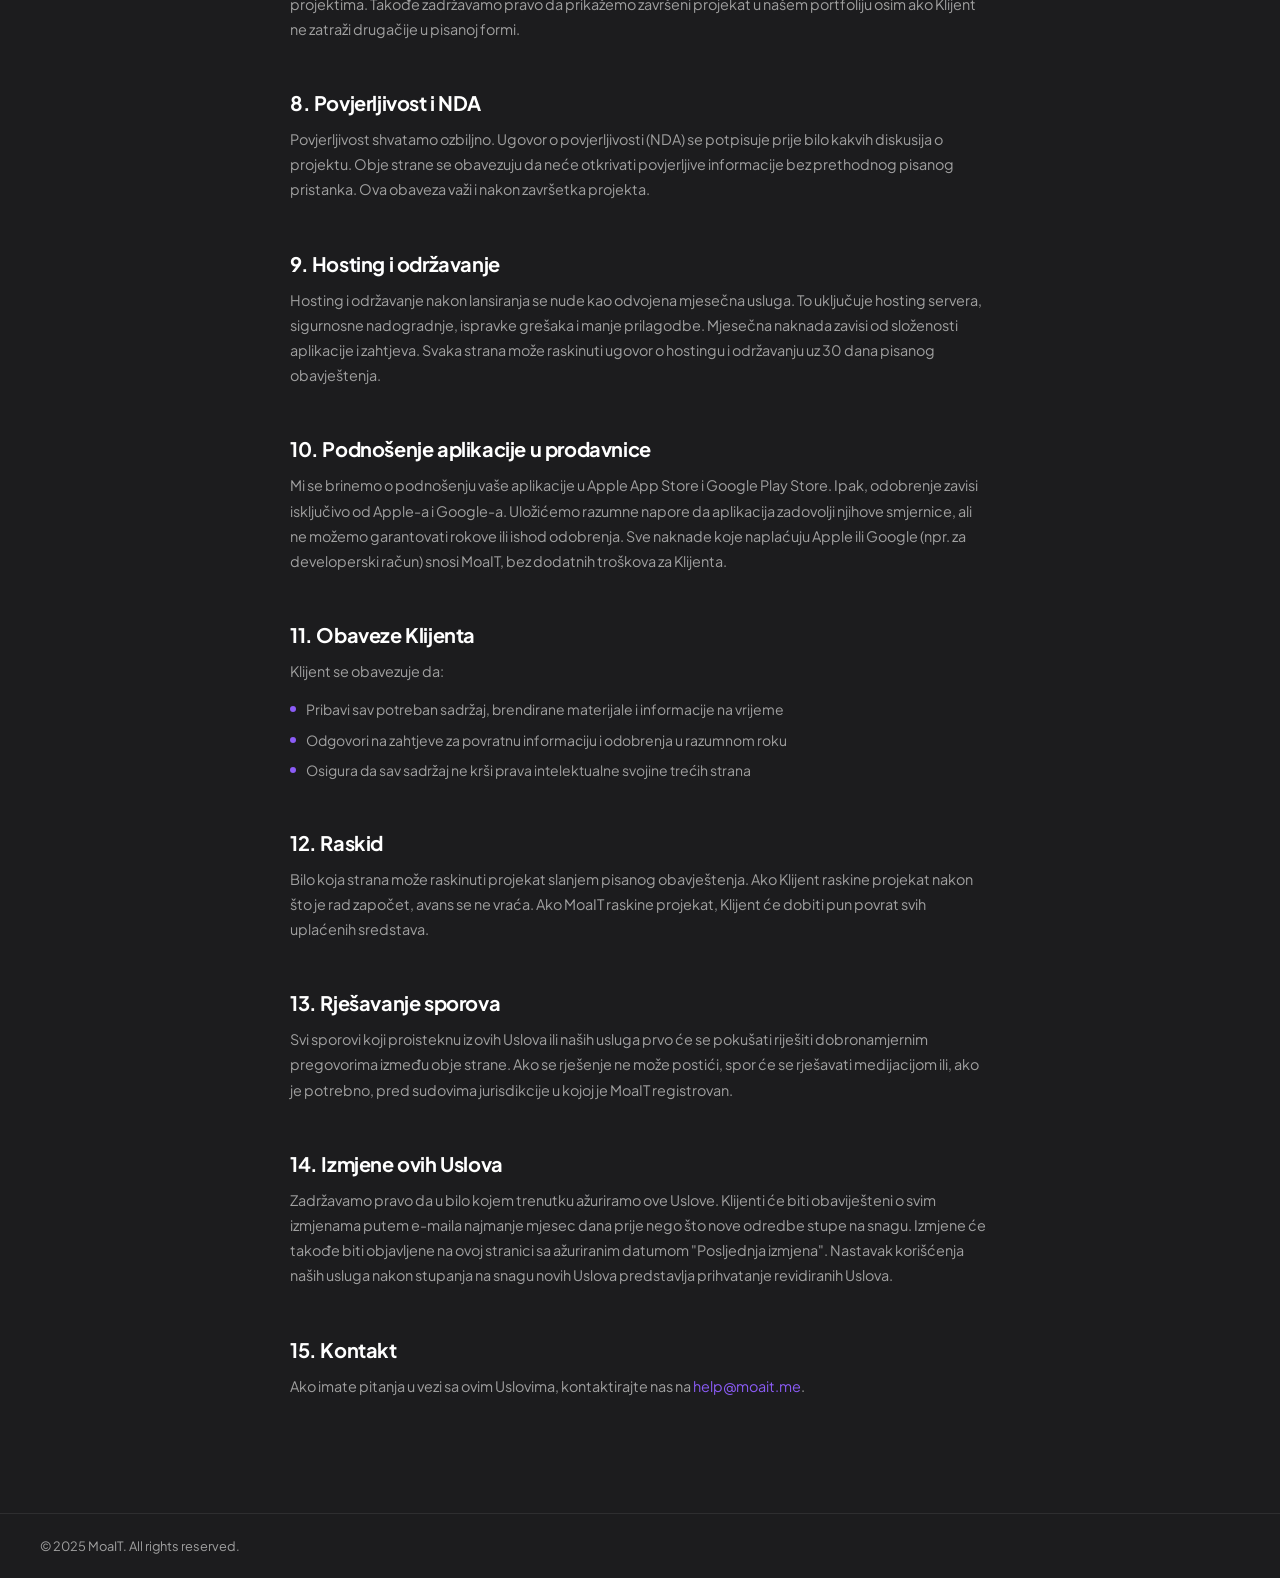
<file: terms/index.html>
<!DOCTYPE html>
<html lang="me">

<head>
  <meta charset="UTF-8" />
  <meta name="viewport" content="width=device-width, initial-scale=1.0" />
  <title>Uslovi korišćenja — MoaIT</title>

  <link rel="preconnect" href="https://fonts.googleapis.com" />
  <link rel="preconnect" href="https://fonts.gstatic.com" crossorigin />
  <link
    href="https://fonts.googleapis.com/css2?family=Plus+Jakarta+Sans:wght@400;500;600;700;800&family=Orbitron:wght@500;600;700;800&display=swap"
    rel="stylesheet" />

  <link rel="stylesheet" href="/styles.css" />
  <style>
    .terms-hero {
      padding: 80px 40px 40px;
      max-width: 1280px;
      margin: 0 auto;
      text-align: center;
    }

    .terms-hero h1 {
      font-size: clamp(2rem, 3.5vw, 3rem);
      font-weight: 800;
      letter-spacing: -0.03em;
      line-height: 1.1;
      margin-bottom: 12px;
    }

    .terms-hero p {
      font-size: 0.95rem;
      color: var(--text-muted);
    }

    .terms-content {
      max-width: 780px;
      margin: 0 auto;
      padding: 40px 40px 100px;
    }

    .terms-content h2 {
      font-size: 1.25rem;
      font-weight: 700;
      letter-spacing: -0.02em;
      margin: 48px 0 12px;
    }

    .terms-content h2:first-of-type {
      margin-top: 0;
    }

    .terms-content p {
      font-size: 0.9rem;
      line-height: 1.75;
      color: var(--text-muted);
      margin-bottom: 14px;
    }

    .terms-content ul {
      list-style: none;
      display: flex;
      flex-direction: column;
      gap: 8px;
      margin-bottom: 14px;
      padding-left: 0;
    }

    .terms-content ul li {
      display: flex;
      align-items: flex-start;
      gap: 10px;
      font-size: 0.875rem;
      color: var(--text-muted);
      line-height: 1.6;
    }

    .terms-content ul li::before {
      content: '';
      width: 6px;
      height: 6px;
      border-radius: 50%;
      background: var(--accent);
      flex-shrink: 0;
      margin-top: 8px;
    }

    @media (max-width: 600px) {
      .terms-hero {
        padding: 56px 20px 24px;
      }

      .terms-content {
        padding: 32px 20px 72px;
      }
    }
  </style>
</head>

<body>

  <nav>
    <div class="nav-inner">
      <a class="logo" href="index.html">
        <span class="logo-name">Moa<span class="logo-it">IT</span></span>
      </a>

      <ul class="nav-links">
        <li><a href="index.html#home">Početna</a></li>
        <li><a href="index.html#apps">Vrste aplikacija</a></li>
        <li><a href="index.html#pricing">Cijene</a></li>
        <li><a href="index.html#process">Proces</a></li>
      </ul>

      <div class="nav-right">
        <button class="btn-primary" onclick="window.location.href='index.html'">Kontakt</button>
      </div>

      <button class="hamburger" onclick="toggleMenu()" aria-label="Otvorite meni">
        <span></span><span></span><span></span>
      </button>
    </div>
  </nav>

  <div class="mobile-menu" id="mobileMenu">
    <a href="index.html#home">Početna</a>
    <a href="index.html#apps">Vrste aplikacija</a>
    <a href="index.html#pricing">Cijene</a>
    <a href="index.html#process">Proces</a>
    <button class="btn-primary" onclick="window.location.href='index.html'">Kontakt</button>
  </div>

  <section class="terms-hero">
    <span class="tag">Pravno</span>
    <h1>Uslovi korišćenja</h1>
    <p>Posljednja izmjena: januar 2025</p>
  </section>

  <div class="terms-content">

    <h2>1. Pregled</h2>
    <p>Ovi Uslovi korišćenja ("Uslovi") regulišu korišćenje usluga koje pruža MoaIT ("mi", "nas", "naš"), kompanija za
      razvoj mobilnih aplikacija. Korišćenjem naših usluga, Vi ("Klijent", "Vi") prihvatate ove Uslove u cijelosti.</p>

    <h2>2. Usluge</h2>
    <p>MoaIT dizajnira i razvija nativne iOS i Android mobilne aplikacije za preduzeća. Naše usluge uključuju, ali nisu
      ograničene na:</p>
    <ul>
      <li>Dizajn aplikacija i UI/UX makete</li>
      <li>Nativni razvoj mobilnih aplikacija za iOS i Android</li>
      <li>Podnošenje aplikacija u App Store i Google Play Store</li>
      <li>Hosting, održavanje i podrška nakon lansiranja</li>
    </ul>

    <h2>3. Ponude i cijene</h2>
    <p>Sve ponude za projekte su pisane i važe 14 dana od datuma izdavanja. Cijene su fiksne kada se prihvati ponuda i
      potpiše ugovor. Ne naplaćujemo skrivene naknade. Sve dodatne funkcionalnosti ili promjene nakon potpisivanja
      ugovora mogu dovesti do dodatnih troškova, koji će biti prethodno dogovoreni.</p>

    <h2>4. Uslovi plaćanja</h2>
    <p>Plaćanje avansa od 50% ukupne cijene projekta je obavezno prije početka rada. Preostalih 50% se plaća po isporuci
      kompletne aplikacije. Plaćanja se vrše bankovnim transferom ili dogovorenim metodama. Kašnjenje plaćanja može
      uzrokovati odlaganje projekta ili obustavu dok dug nije izmiren.</p>

    <h2>5. Rok projekta</h2>
    <p>Procijenjeni rokovi isporuke navedeni su u projektnom prijedlogu. Standardni projekti obično se završavaju u roku
      od 30 dana od potpisivanja ugovora. Kompleksni projekti mogu zahtijevati dodatno vrijeme, što će biti unaprijed
      dogovoreno. Kašnjenja uzrokovana od strane Klijenta (kao što su kašnjenja u povratnoj informaciji, sadržaju ili
      odobrenjima) mogu produžiti rok. Sva izmjena roka biće pravovremeno komunicirana.</p>

    <h2>6. Revizije dizajna</h2>
    <p>Svaki projekat uključuje dva kruga revizija dizajna kao standard. Dodatne revizije mogu se dogovoriti uz dodatnu
      naknadu. Revizije se odnose samo na fazu dizajna — nakon početka razvoja, promjene u dizajnu mogu zahtijevati
      zahtjev za promjenu i dodatne naknade.</p>

    <h2>7. Intelektualna svojina</h2>
    <p>Nakon potpune uplate, Klijent dobija potpuno vlasništvo nad završenom aplikacijom, uključujući sve dizajnerske
      materijale i isporuke kreirane specifično za njegov projekat. Međutim, osnovni izvorni kod ostaje ekskluzivna
      svojina MoaIT-a. Klijentu se dodjeljuje trajna, neekskluzivna licenca za korišćenje aplikacije u isporučenom
      obliku, ali nije dozvoljeno preprodavati, distribuirati ili davati podlicencu za izvorni kod. MoaIT zadržava pravo
      ponovne upotrebe koda, biblioteka, framework-a i razvojnih alata u drugim projektima. Takođe zadržavamo pravo da
      prikažemo završeni projekat u našem portfoliju osim ako Klijent ne zatraži drugačije u pisanoj formi.</p>

    <h2>8. Povjerljivost i NDA</h2>
    <p>Povjerljivost shvatamo ozbiljno. Ugovor o povjerljivosti (NDA) se potpisuje prije bilo kakvih diskusija o
      projektu. Obje strane se obavezuju da neće otkrivati povjerljive informacije bez prethodnog pisanog pristanka. Ova
      obaveza važi i nakon završetka projekta.</p>

    <h2>9. Hosting i održavanje</h2>
    <p>Hosting i održavanje nakon lansiranja se nude kao odvojena mjesečna usluga. To uključuje hosting servera,
      sigurnosne nadogradnje, ispravke grešaka i manje prilagodbe. Mjesečna naknada zavisi od složenosti aplikacije i
      zahtjeva. Svaka strana može raskinuti ugovor o hostingu i održavanju uz 30 dana pisanog obavještenja.</p>

    <h2>10. Podnošenje aplikacije u prodavnice</h2>
    <p>Mi se brinemo o podnošenju vaše aplikacije u Apple App Store i Google Play Store. Ipak, odobrenje zavisi
      isključivo od Apple-a i Google-a. Uložićemo razumne napore da aplikacija zadovolji njihove smjernice, ali ne
      možemo garantovati rokove ili ishod odobrenja. Sve naknade koje naplaćuju Apple ili Google (npr. za developerski
      račun) snosi MoaIT, bez dodatnih troškova za Klijenta.</p>

    <h2>11. Obaveze Klijenta</h2>
    <p>Klijent se obavezuje da:</p>
    <ul>
      <li>Pribavi sav potreban sadržaj, brendirane materijale i informacije na vrijeme</li>
      <li>Odgovori na zahtjeve za povratnu informaciju i odobrenja u razumnom roku</li>
      <li>Osigura da sav sadržaj ne krši prava intelektualne svojine trećih strana</li>
    </ul>

    <h2>12. Raskid</h2>
    <p>Bilo koja strana može raskinuti projekat slanjem pisanog obavještenja. Ako Klijent raskine projekat nakon što je
      rad započet, avans se ne vraća. Ako MoaIT raskine projekat, Klijent će dobiti pun povrat svih uplaćenih sredstava.
    </p>

    <h2>13. Rješavanje sporova</h2>
    <p>Svi sporovi koji proisteknu iz ovih Uslova ili naših usluga prvo će se pokušati riješiti dobronamjernim
      pregovorima između obje strane. Ako se rješenje ne može postići, spor će se rješavati medijacijom ili, ako je
      potrebno, pred sudovima jurisdikcije u kojoj je MoaIT registrovan.</p>

    <h2>14. Izmjene ovih Uslova</h2>
    <p>Zadržavamo pravo da u bilo kojem trenutku ažuriramo ove Uslove. Klijenti će biti obaviješteni o svim izmjenama
      putem e-maila najmanje mjesec dana prije nego što nove odredbe stupe na snagu. Izmjene će takođe biti objavljene
      na ovoj stranici sa ažuriranim datumom "Posljednja izmjena". Nastavak korišćenja naših usluga nakon stupanja na
      snagu novih Uslova predstavlja prihvatanje revidiranih Uslova.</p>

    <h2>15. Kontakt</h2>
    <p>Ako imate pitanja u vezi sa ovim Uslovima, kontaktirajte nas na
      <a href="mailto:hello@moait.me" style="color:var(--accent);text-decoration:none;">help@moait.me</a>.
    </p>
  </div>

  <footer>
    <div class="footer-inner">
      <p>&copy; 2025 MoaIT. All rights reserved.</p>
    </div>
  </footer>

  <script>
    function toggleMenu() {
      const menu = document.getElementById('mobileMenu');
      const hamburger = document.querySelector('.hamburger');
      menu.classList.toggle('open');
      hamburger.classList.toggle('active');
      document.body.style.overflow = menu.classList.contains('open') ? 'hidden' : '';
    }

    window.addEventListener('resize', () => {
      if (window.innerWidth > 960) {
        document.getElementById('mobileMenu').classList.remove('open');
        document.querySelector('.hamburger').classList.remove('active');
        document.body.style.overflow = '';
      }
    });

    document.querySelectorAll('.mobile-menu a').forEach(link => {
      link.addEventListener('click', () => {
        document.getElementById('mobileMenu').classList.remove('open');
        document.querySelector('.hamburger').classList.remove('active');
        document.body.style.overflow = '';
      });
    });
  </script>
</body>

</html>
</file>
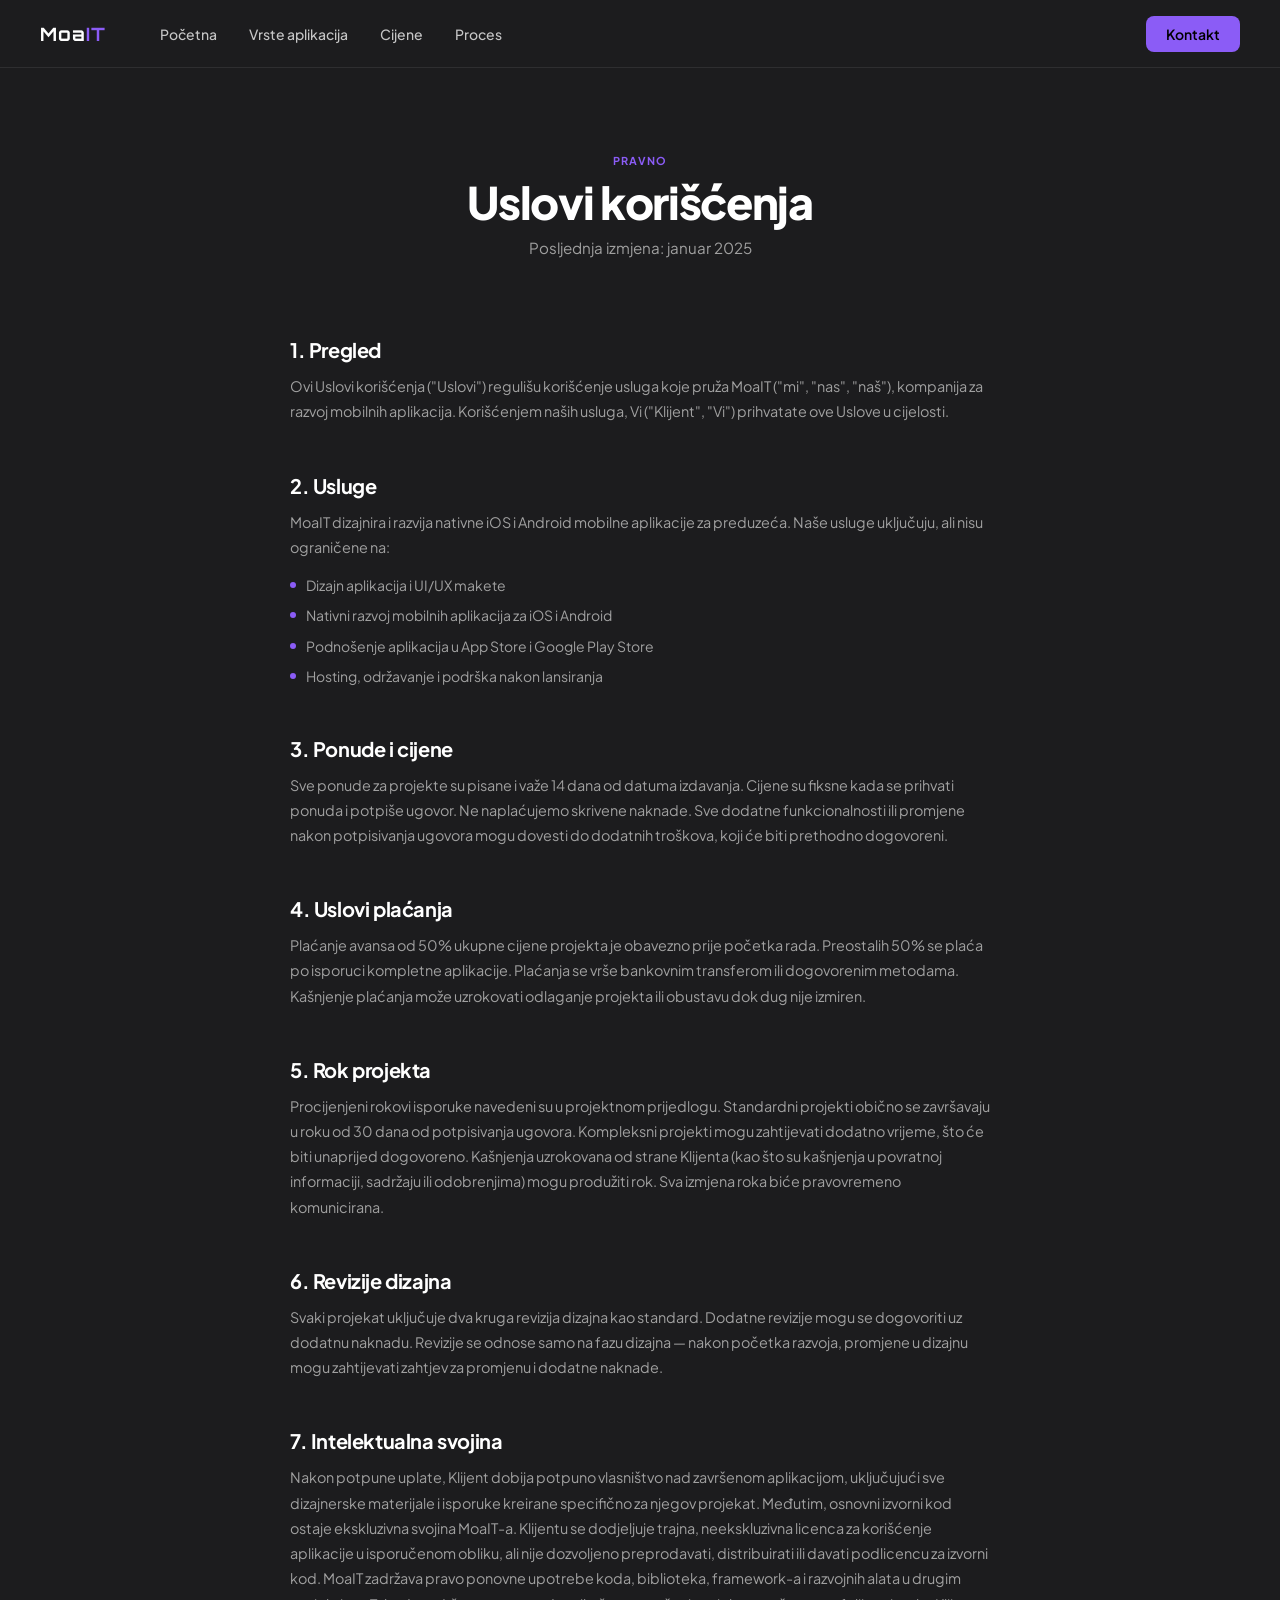
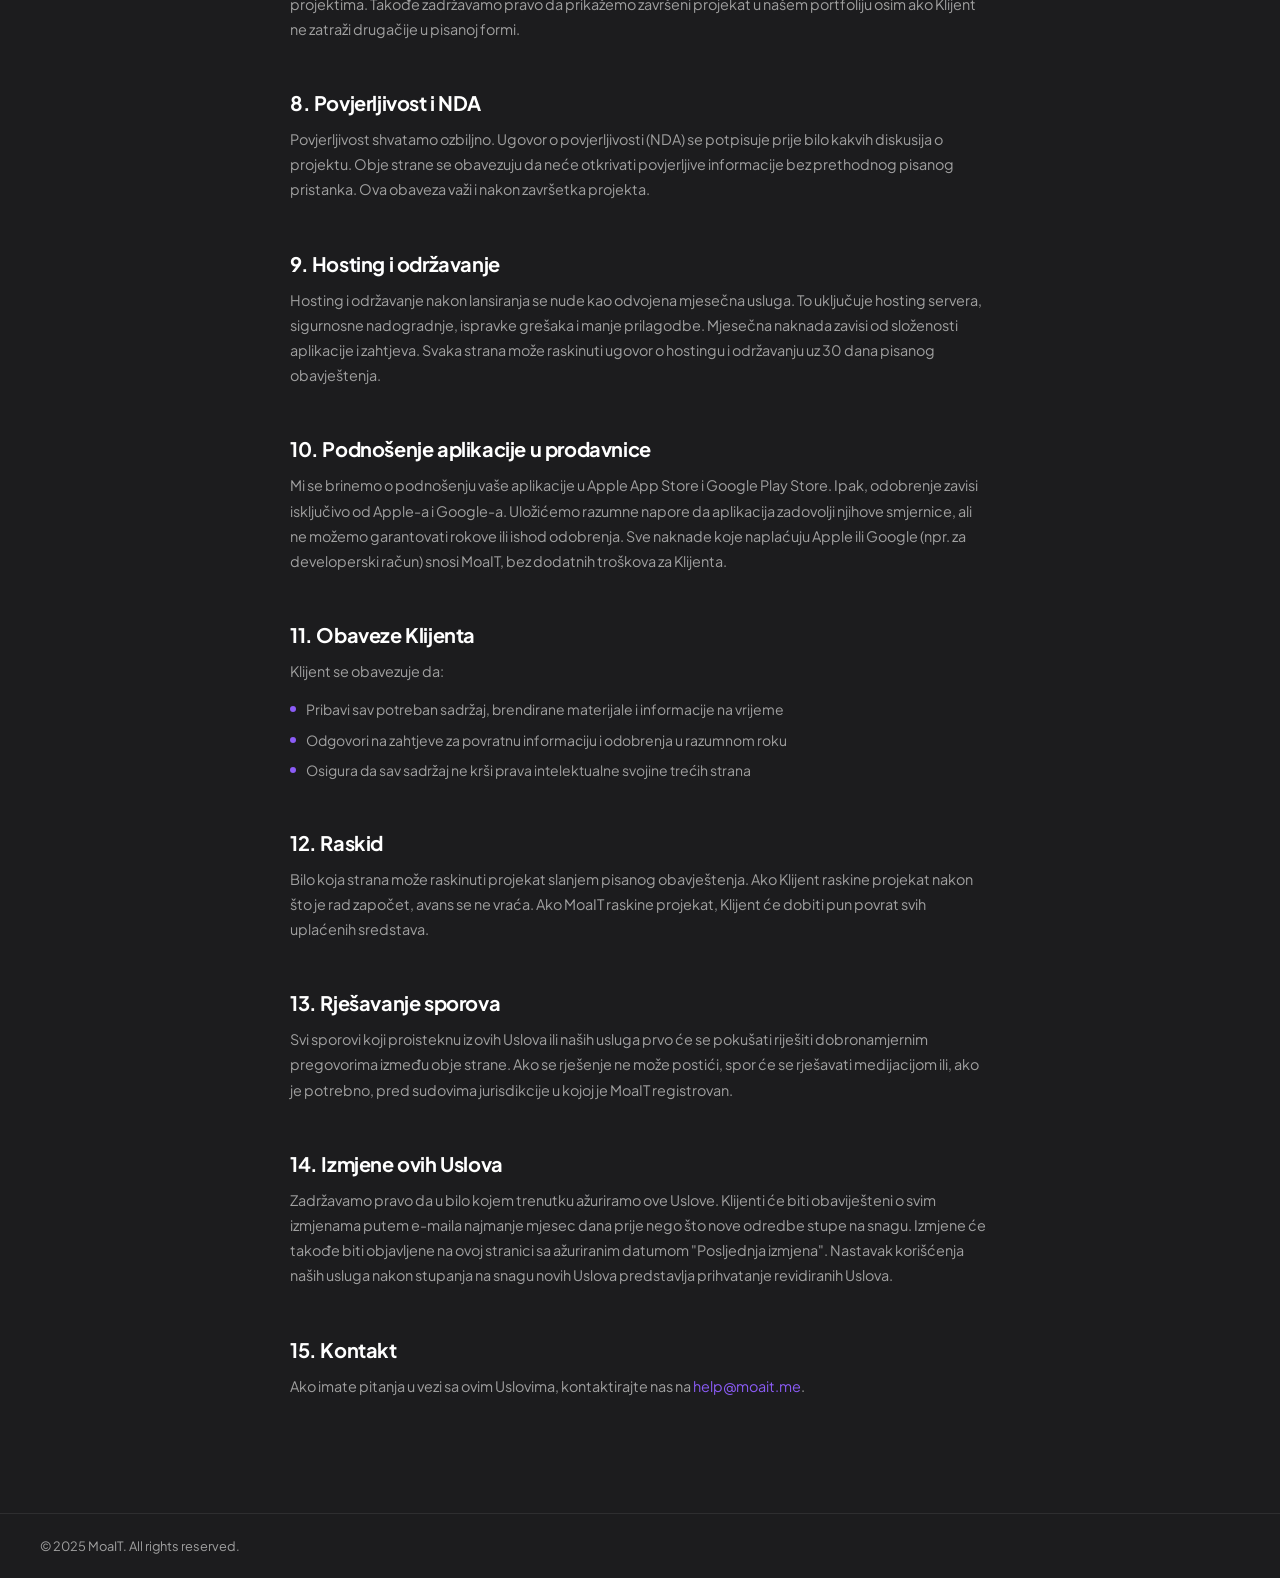
<file: terms.html>
<!DOCTYPE html>
<html lang="me">

<head>
  <meta charset="UTF-8" />
  <meta name="viewport" content="width=device-width, initial-scale=1.0" />
  <title>Uslovi korišćenja — MoaIT</title>

  <link rel="preconnect" href="https://fonts.googleapis.com" />
  <link rel="preconnect" href="https://fonts.gstatic.com" crossorigin />
  <link
    href="https://fonts.googleapis.com/css2?family=Plus+Jakarta+Sans:wght@400;500;600;700;800&family=Orbitron:wght@500;600;700;800&display=swap"
    rel="stylesheet" />

  <link rel="stylesheet" href="styles.css" />
  <style>
    .terms-hero {
      padding: 80px 40px 40px;
      max-width: 1280px;
      margin: 0 auto;
      text-align: center;
    }

    .terms-hero h1 {
      font-size: clamp(2rem, 3.5vw, 3rem);
      font-weight: 800;
      letter-spacing: -0.03em;
      line-height: 1.1;
      margin-bottom: 12px;
    }

    .terms-hero p {
      font-size: 0.95rem;
      color: var(--text-muted);
    }

    .terms-content {
      max-width: 780px;
      margin: 0 auto;
      padding: 40px 40px 100px;
    }

    .terms-content h2 {
      font-size: 1.25rem;
      font-weight: 700;
      letter-spacing: -0.02em;
      margin: 48px 0 12px;
    }

    .terms-content h2:first-of-type {
      margin-top: 0;
    }

    .terms-content p {
      font-size: 0.9rem;
      line-height: 1.75;
      color: var(--text-muted);
      margin-bottom: 14px;
    }

    .terms-content ul {
      list-style: none;
      display: flex;
      flex-direction: column;
      gap: 8px;
      margin-bottom: 14px;
      padding-left: 0;
    }

    .terms-content ul li {
      display: flex;
      align-items: flex-start;
      gap: 10px;
      font-size: 0.875rem;
      color: var(--text-muted);
      line-height: 1.6;
    }

    .terms-content ul li::before {
      content: '';
      width: 6px;
      height: 6px;
      border-radius: 50%;
      background: var(--accent);
      flex-shrink: 0;
      margin-top: 8px;
    }

    @media (max-width: 600px) {
      .terms-hero {
        padding: 56px 20px 24px;
      }

      .terms-content {
        padding: 32px 20px 72px;
      }
    }
  </style>
</head>

<body>

  <nav>
    <div class="nav-inner">
      <a class="logo" href="index.html">
        <span class="logo-name">Moa<span class="logo-it">IT</span></span>
      </a>

      <ul class="nav-links">
        <li><a href="index.html#home">Početna</a></li>
        <li><a href="index.html#apps">Vrste aplikacija</a></li>
        <li><a href="index.html#pricing">Cijene</a></li>
        <li><a href="index.html#process">Proces</a></li>
      </ul>

      <div class="nav-right">
        <button class="btn-primary" onclick="window.location.href='index.html'">Kontakt</button>
      </div>

      <button class="hamburger" onclick="toggleMenu()" aria-label="Otvorite meni">
        <span></span><span></span><span></span>
      </button>
    </div>
  </nav>

  <div class="mobile-menu" id="mobileMenu">
    <a href="index.html#home">Početna</a>
    <a href="index.html#apps">Vrste aplikacija</a>
    <a href="index.html#pricing">Cijene</a>
    <a href="index.html#process">Proces</a>
    <button class="btn-primary" onclick="window.location.href='index.html'">Kontakt</button>
  </div>

  <section class="terms-hero">
    <span class="tag">Pravno</span>
    <h1>Uslovi korišćenja</h1>
    <p>Posljednja izmjena: januar 2025</p>
  </section>

  <div class="terms-content">

    <h2>1. Pregled</h2>
    <p>Ovi Uslovi korišćenja ("Uslovi") regulišu korišćenje usluga koje pruža MoaIT ("mi", "nas", "naš"), kompanija za
      razvoj mobilnih aplikacija. Korišćenjem naših usluga, Vi ("Klijent", "Vi") prihvatate ove Uslove u cijelosti.</p>

    <h2>2. Usluge</h2>
    <p>MoaIT dizajnira i razvija nativne iOS i Android mobilne aplikacije za preduzeća. Naše usluge uključuju, ali nisu
      ograničene na:</p>
    <ul>
      <li>Dizajn aplikacija i UI/UX makete</li>
      <li>Nativni razvoj mobilnih aplikacija za iOS i Android</li>
      <li>Podnošenje aplikacija u App Store i Google Play Store</li>
      <li>Hosting, održavanje i podrška nakon lansiranja</li>
    </ul>

    <h2>3. Ponude i cijene</h2>
    <p>Sve ponude za projekte su pisane i važe 14 dana od datuma izdavanja. Cijene su fiksne kada se prihvati ponuda i
      potpiše ugovor. Ne naplaćujemo skrivene naknade. Sve dodatne funkcionalnosti ili promjene nakon potpisivanja
      ugovora mogu dovesti do dodatnih troškova, koji će biti prethodno dogovoreni.</p>

    <h2>4. Uslovi plaćanja</h2>
    <p>Plaćanje avansa od 50% ukupne cijene projekta je obavezno prije početka rada. Preostalih 50% se plaća po isporuci
      kompletne aplikacije. Plaćanja se vrše bankovnim transferom ili dogovorenim metodama. Kašnjenje plaćanja može
      uzrokovati odlaganje projekta ili obustavu dok dug nije izmiren.</p>

    <h2>5. Rok projekta</h2>
    <p>Procijenjeni rokovi isporuke navedeni su u projektnom prijedlogu. Standardni projekti obično se završavaju u roku
      od 30 dana od potpisivanja ugovora. Kompleksni projekti mogu zahtijevati dodatno vrijeme, što će biti unaprijed
      dogovoreno. Kašnjenja uzrokovana od strane Klijenta (kao što su kašnjenja u povratnoj informaciji, sadržaju ili
      odobrenjima) mogu produžiti rok. Sva izmjena roka biće pravovremeno komunicirana.</p>

    <h2>6. Revizije dizajna</h2>
    <p>Svaki projekat uključuje dva kruga revizija dizajna kao standard. Dodatne revizije mogu se dogovoriti uz dodatnu
      naknadu. Revizije se odnose samo na fazu dizajna — nakon početka razvoja, promjene u dizajnu mogu zahtijevati
      zahtjev za promjenu i dodatne naknade.</p>

    <h2>7. Intelektualna svojina</h2>
    <p>Nakon potpune uplate, Klijent dobija potpuno vlasništvo nad završenom aplikacijom, uključujući sve dizajnerske
      materijale i isporuke kreirane specifično za njegov projekat. Međutim, osnovni izvorni kod ostaje ekskluzivna
      svojina MoaIT-a. Klijentu se dodjeljuje trajna, neekskluzivna licenca za korišćenje aplikacije u isporučenom
      obliku, ali nije dozvoljeno preprodavati, distribuirati ili davati podlicencu za izvorni kod. MoaIT zadržava pravo
      ponovne upotrebe koda, biblioteka, framework-a i razvojnih alata u drugim projektima. Takođe zadržavamo pravo da
      prikažemo završeni projekat u našem portfoliju osim ako Klijent ne zatraži drugačije u pisanoj formi.</p>

    <h2>8. Povjerljivost i NDA</h2>
    <p>Povjerljivost shvatamo ozbiljno. Ugovor o povjerljivosti (NDA) se potpisuje prije bilo kakvih diskusija o
      projektu. Obje strane se obavezuju da neće otkrivati povjerljive informacije bez prethodnog pisanog pristanka. Ova
      obaveza važi i nakon završetka projekta.</p>

    <h2>9. Hosting i održavanje</h2>
    <p>Hosting i održavanje nakon lansiranja se nude kao odvojena mjesečna usluga. To uključuje hosting servera,
      sigurnosne nadogradnje, ispravke grešaka i manje prilagodbe. Mjesečna naknada zavisi od složenosti aplikacije i
      zahtjeva. Svaka strana može raskinuti ugovor o hostingu i održavanju uz 30 dana pisanog obavještenja.</p>

    <h2>10. Podnošenje aplikacije u prodavnice</h2>
    <p>Mi se brinemo o podnošenju vaše aplikacije u Apple App Store i Google Play Store. Ipak, odobrenje zavisi
      isključivo od Apple-a i Google-a. Uložićemo razumne napore da aplikacija zadovolji njihove smjernice, ali ne
      možemo garantovati rokove ili ishod odobrenja. Sve naknade koje naplaćuju Apple ili Google (npr. za developerski
      račun) snosi MoaIT, bez dodatnih troškova za Klijenta.</p>

    <h2>11. Obaveze Klijenta</h2>
    <p>Klijent se obavezuje da:</p>
    <ul>
      <li>Pribavi sav potreban sadržaj, brendirane materijale i informacije na vrijeme</li>
      <li>Odgovori na zahtjeve za povratnu informaciju i odobrenja u razumnom roku</li>
      <li>Osigura da sav sadržaj ne krši prava intelektualne svojine trećih strana</li>
    </ul>

    <h2>12. Raskid</h2>
    <p>Bilo koja strana može raskinuti projekat slanjem pisanog obavještenja. Ako Klijent raskine projekat nakon što je
      rad započet, avans se ne vraća. Ako MoaIT raskine projekat, Klijent će dobiti pun povrat svih uplaćenih sredstava.
    </p>

    <h2>13. Rješavanje sporova</h2>
    <p>Svi sporovi koji proisteknu iz ovih Uslova ili naših usluga prvo će se pokušati riješiti dobronamjernim
      pregovorima između obje strane. Ako se rješenje ne može postići, spor će se rješavati medijacijom ili, ako je
      potrebno, pred sudovima jurisdikcije u kojoj je MoaIT registrovan.</p>

    <h2>14. Izmjene ovih Uslova</h2>
    <p>Zadržavamo pravo da u bilo kojem trenutku ažuriramo ove Uslove. Klijenti će biti obaviješteni o svim izmjenama
      putem e-maila najmanje mjesec dana prije nego što nove odredbe stupe na snagu. Izmjene će takođe biti objavljene
      na ovoj stranici sa ažuriranim datumom "Posljednja izmjena". Nastavak korišćenja naših usluga nakon stupanja na
      snagu novih Uslova predstavlja prihvatanje revidiranih Uslova.</p>

    <h2>15. Kontakt</h2>
    <p>Ako imate pitanja u vezi sa ovim Uslovima, kontaktirajte nas na
      <a href="mailto:hello@moait.me" style="color:var(--accent);text-decoration:none;">help@moait.me</a>.
    </p>
  </div>

  <footer>
    <div class="footer-inner">
      <p>&copy; 2025 MoaIT. All rights reserved.</p>
    </div>
  </footer>

  <script>
    function toggleMenu() {
      const menu = document.getElementById('mobileMenu');
      const hamburger = document.querySelector('.hamburger');
      menu.classList.toggle('open');
      hamburger.classList.toggle('active');
      document.body.style.overflow = menu.classList.contains('open') ? 'hidden' : '';
    }

    window.addEventListener('resize', () => {
      if (window.innerWidth > 960) {
        document.getElementById('mobileMenu').classList.remove('open');
        document.querySelector('.hamburger').classList.remove('active');
        document.body.style.overflow = '';
      }
    });

    document.querySelectorAll('.mobile-menu a').forEach(link => {
      link.addEventListener('click', () => {
        document.getElementById('mobileMenu').classList.remove('open');
        document.querySelector('.hamburger').classList.remove('active');
        document.body.style.overflow = '';
      });
    });
  </script>
</body>

</html>
</file>
<file: styles.css>
/* ══════════════════════════════════════════════════════════
   TABLE OF CONTENTS
   1.  Reset & Variables
   2.  Global / Shared
   3.  Navigation
   4.  Hero
   5.  Advantages Carousel
   6.  Advantages — Mock UI components
   7.  App Showcase
   8.  Process Timeline
   9.  Responsive — Tablet (max 960px)
   10. Responsive — Mobile (max 600px)
   11. Responsive — Small mobile (max 520px)
══════════════════════════════════════════════════════════ */


/* ──────────────────────────────────────────────
   1. RESET & VARIABLES
────────────────────────────────────────────── */
*,
*::before,
*::after {
  box-sizing: border-box;
  margin: 0;
  padding: 0;
}

:root {
  --bg: #1c1c1e;
  --card-bg: #252527;
  --card-bg-hover: #2c2c2f;
  --nav-border: rgba(255, 255, 255, 0.08);
  --text: #ffffff;
  --text-muted: #a0a0a0;
  --accent: #8b5cf6;
  --accent-orange: #f59e0b;
  --accent-green: #84cc16;
  --nav-h: 68px;
}

html,
body {
  font-family: 'Plus Jakarta Sans', sans-serif;
  background: var(--bg);
  color: var(--text);
  min-height: 100vh;
  overflow-x: hidden;
}

body.popup-open {
  position: fixed;
  width: 100%;
  overflow: hidden;
  touch-action: none;
  -webkit-overflow-scrolling: none;
}

/* ──────────────────────────────────────────────
   2. GLOBAL / SHARED
────────────────────────────────────────────── */

.btn-primary {
  font-family: inherit;
  font-size: 0.875rem;
  font-weight: 600;
  color: #000;
  background: var(--accent);
  border: none;
  border-radius: 8px;
  padding: 9px 20px;
  cursor: pointer;
  transition: opacity 0.15s;
  white-space: nowrap;
}

.btn-primary:hover {
  opacity: 0.88;
}

.btn-primary.btn-large {
  font-size: 1rem;
  padding: 14px 32px;
}

.section-title {
  font-size: clamp(2rem, 3.5vw, 3rem);
  font-weight: 800;
  letter-spacing: -0.03em;
  line-height: 1.1;
  text-align: center;
  margin-bottom: 16px;
}

.tag {
  display: inline-block;
  font-size: 0.68rem;
  font-weight: 700;
  letter-spacing: 0.08em;
  text-transform: uppercase;
  color: var(--accent);
  margin-bottom: 10px;
}

.feature-list {
  list-style: none;
  display: flex;
  flex-direction: column;
  gap: 10px;
}

.feature-list li {
  display: flex;
  align-items: flex-start;
  gap: 12px;
  font-size: 0.875rem;
  color: rgba(255, 255, 255, 0.85);
  line-height: 1.5;
}

.feature-list li::before {
  content: '';
  width: 10px;
  height: 10px;
  border-radius: 50%;
  background: var(--accent);
  flex-shrink: 0;
  margin-top: 5px;
}

.pills {
  display: flex;
  flex-wrap: wrap;
  gap: 8px;
  margin-top: 14px;
}

.pill {
  background: rgba(255, 255, 255, 0.06);
  border: 1px solid rgba(255, 255, 255, 0.09);
  border-radius: 20px;
  padding: 5px 13px;
  font-size: 0.75rem;
  font-weight: 500;
  color: rgba(255, 255, 255, 0.7);
}


/* ──────────────────────────────────────────────
   3. NAVIGATION
────────────────────────────────────────────── */
nav {
  position: sticky;
  top: 0;
  z-index: 100;
  height: var(--nav-h);
  background: var(--bg);
  border-bottom: 1px solid var(--nav-border);
  display: flex;
  align-items: center;
  padding: 0 40px;
}

.nav-inner {
  width: 100%;
  max-width: 1280px;
  margin: 0 auto;
  display: flex;
  align-items: center;
}

.logo {
  display: flex;
  align-items: center;
  gap: 9px;
  text-decoration: none;
  flex-shrink: 0;
  margin-right: 40px;
}

.logo-name {
  font-family: 'Orbitron', sans-serif;
  font-size: 1.15rem;
  font-weight: 700;
  color: #fff;
  letter-spacing: 0.05em;
}

.logo-it {
  color: var(--accent);
}

.nav-links {
  display: flex;
  align-items: center;
  list-style: none;
  gap: 4px;
}

.nav-links a {
  display: block;
  padding: 6px 14px;
  font-size: 0.875rem;
  font-weight: 500;
  color: rgba(255, 255, 255, 0.75);
  text-decoration: none;
  border-radius: 6px;
  transition: color 0.15s;
  white-space: nowrap;
}

.nav-links a:hover {
  color: #fff;
}

.nav-right {
  margin-left: auto;
}

/* Hamburger — hidden on desktop, shown on mobile */
.hamburger {
  display: none;
  flex-direction: column;
  gap: 5px;
  background: none;
  border: none;
  cursor: pointer;
  padding: 4px;
  margin-left: auto;
}

.hamburger span {
  display: block;
  width: 22px;
  height: 2px;
  background: #fff;
  border-radius: 2px;
  transition: transform 0.3s ease, opacity 0.2s ease;
}

/* Hamburger → X animation */
.hamburger.active span:nth-child(1) {
  transform: translateY(7px) rotate(45deg);
}

.hamburger.active span:nth-child(2) {
  opacity: 0;
}

.hamburger.active span:nth-child(3) {
  transform: translateY(-7px) rotate(-45deg);
}

/* Full-screen mobile dropdown — animated */
.mobile-menu {
  display: flex;
  flex-direction: column;
  position: fixed;
  top: var(--nav-h);
  left: 0;
  right: 0;
  bottom: 0;
  background: #0e0e0e;
  z-index: 99;
  padding: 24px 28px;
  gap: 4px;
  overflow-y: auto;
  opacity: 0;
  transform: translateY(-12px);
  pointer-events: none;
  transition: opacity 0.35s ease, transform 0.35s ease;
}

.mobile-menu.open {
  opacity: 1;
  transform: translateY(0);
  pointer-events: all;
}

.mobile-menu a {
  font-size: 1rem;
  font-weight: 500;
  color: rgba(255, 255, 255, 0.8);
  text-decoration: none;
  padding: 14px 0;
  border-bottom: 1px solid rgba(255, 255, 255, 0.07);
  opacity: 0;
  transform: translateY(-8px);
  transition: opacity 0.3s ease, transform 0.3s ease, color 0.15s;
}

.mobile-menu.open a {
  opacity: 1;
  transform: translateY(0);
}

.mobile-menu.open a:nth-child(1) {
  transition-delay: 0.05s;
}

.mobile-menu.open a:nth-child(2) {
  transition-delay: 0.1s;
}

.mobile-menu.open a:nth-child(3) {
  transition-delay: 0.15s;
}

.mobile-menu.open a:nth-child(4) {
  transition-delay: 0.2s;
}

.mobile-menu a:hover {
  color: #fff;
}

.mobile-menu .btn-primary {
  margin-top: 16px;
  width: fit-content;
  font-size: 0.95rem;
  padding: 11px 24px;
  opacity: 0;
  transform: translateY(-8px);
  transition: opacity 0.3s ease 0.25s, transform 0.3s ease 0.25s, background 0.15s;
}

.mobile-menu.open .btn-primary {
  opacity: 1;
  transform: translateY(0);
}


/* ──────────────────────────────────────────────
   4. HERO
────────────────────────────────────────────── */
.hero {
  max-width: 1280px;
  margin: 0 auto;
  padding: 20px 40px 60px;
  display: grid;
  grid-template-columns: 1fr 1fr;
  align-items: center;
  min-height: calc(100vh - var(--nav-h));
}

.hero-h1 {
  font-size: clamp(2.5rem, 4vw, 3.75rem);
  font-weight: 800;
  line-height: 1.12;
  letter-spacing: -0.03em;
  margin-bottom: 20px;
}

.hero-h1 .accent {
  color: var(--accent);
}

.hero-sub {
  font-size: 1rem;
  line-height: 1.7;
  color: var(--text-muted);
  max-width: 400px;
  margin-bottom: 32px;
}

.hero-phones {
  position: relative;
  display: flex;
  align-items: flex-end;
  justify-content: center;
  height: 520px;
}

.phone {
  position: absolute;
  border-radius: 40px;
  overflow: hidden;
  background: #1a1a1a;
  box-shadow: 0 30px 80px rgba(0, 0, 0, 0.6), 0 0 0 1px rgba(255, 255, 255, 0.06);
  bottom: 0;
  left: 50%;
  transition:
    transform 0.7s cubic-bezier(0.4, 0, 0.2, 1),
    opacity 0.7s ease,
    width 0.7s cubic-bezier(0.4, 0, 0.2, 1),
    height 0.7s cubic-bezier(0.4, 0, 0.2, 1);
}

/* Shimmer placeholder while images load */
.phone::before {
  content: '';
  position: absolute;
  inset: 0;
  z-index: 2;
  background: linear-gradient(110deg,
      #1a1a1a 30%,
      #2a2a2d 50%,
      #1a1a1a 70%);
  background-size: 200% 100%;
  animation: shimmer 1.5s ease-in-out infinite;
  border-radius: inherit;
  transition: opacity 0.4s ease;
}

.phone.loaded::before {
  opacity: 0;
  pointer-events: none;
}

@keyframes shimmer {
  0% {
    background-position: 200% 0;
  }

  100% {
    background-position: -200% 0;
  }
}

.phone img {
  width: 100%;
  height: 100%;
  object-fit: cover;
  display: block;
  opacity: 0;
  transition: opacity 0.4s ease;
}

.phone.loaded img {
  opacity: 1;
}

.phone.pos-center {
  width: 220px;
  height: 460px;
  transform: translateX(-50%);
  z-index: 3;
  opacity: 1;
}

.phone.pos-left {
  width: 200px;
  height: 420px;
  transform: translateX(-155%);
  z-index: 2;
  opacity: 1;
}

.phone.pos-right {
  width: 200px;
  height: 420px;
  transform: translateX(55%);
  z-index: 2;
  opacity: 1;
}

.phone.pos-hidden-left {
  width: 180px;
  height: 380px;
  transform: translateX(-240%);
  z-index: 1;
  opacity: 0;
  pointer-events: none;
}

.phone.pos-hidden-right {
  width: 180px;
  height: 380px;
  transform: translateX(140%);
  z-index: 1;
  opacity: 0;
  pointer-events: none;
}

.phone.pos-far-hidden-left {
  width: 180px;
  height: 380px;
  transform: translateX(-320%);
  z-index: 0;
  opacity: 0;
  pointer-events: none;
}

.phone.pos-far-hidden-right {
  width: 180px;
  height: 380px;
  transform: translateX(220%);
  z-index: 0;
  opacity: 0;
  pointer-events: none;
}

.phone.pos-far-hidden-right-2 {
  width: 180px;
  height: 380px;
  transform: translateX(300%);
  z-index: 0;
  opacity: 0;
  pointer-events: none;
}


/* ──────────────────────────────────────────────
   5. ADVANTAGES CAROUSEL
────────────────────────────────────────────── */
.advantages {
  padding: 70px 40px;
  max-width: 1280px;
  margin: 0 auto;
  overflow: hidden;
}

.advantages .section-title {
  margin-bottom: 56px;
}

.carousel-outer {
  overflow: hidden;
  cursor: grab;
  touch-action: pan-y;
}

.carousel-outer.dragging {
  cursor: grabbing;
}

.carousel-outer.dragging .carousel-track {
  transition: none;
}

.carousel-track {
  display: flex;
  gap: 20px;
  transition: transform 0.55s cubic-bezier(0.4, 0, 0.2, 1);
  will-change: transform;
}

.adv-card {
  flex: 0 0 calc((100% - 40px) / 3);
  background: var(--card-bg);
  border-radius: 20px;
  padding: 36px 32px 28px;
  display: flex;
  flex-direction: column;
  gap: 28px;
  min-height: 480px;
  border: 1px solid rgba(255, 255, 255, 0.06);
  transition: background 0.2s;
  user-select: none;
}

@media (hover: hover) {
  .adv-card:hover {
    background: var(--card-bg-hover);
  }
}

.adv-card-text h3 {
  font-size: 1.2rem;
  font-weight: 700;
  line-height: 1.3;
  margin-bottom: 10px;
  letter-spacing: -0.02em;
}

.adv-card-text p {
  font-size: 0.875rem;
  line-height: 1.6;
  color: var(--text-muted);
}

.adv-card-visual {
  flex: 1;
  display: flex;
  flex-direction: column;
  gap: 12px;
}

/* Carousel dots */
.carousel-dots {
  display: flex;
  justify-content: center;
  gap: 8px;
  margin-top: 36px;
}

.dot {
  width: 8px;
  height: 8px;
  border-radius: 50%;
  background: rgba(255, 255, 255, 0.25);
  cursor: pointer;
  transition: background 0.2s, transform 0.2s;
  border: none;
}

.dot.active {
  background: #fff;
  transform: scale(1.2);
}

.adv-card-img {
  width: 100%;
  height: 100%;
  object-fit: cover;
  border-radius: 32px;
  flex: 1;
  pointer-events: none;
}


/* ──────────────────────────────────────────────
   7. APP SHOWCASE
────────────────────────────────────────────── */
.showcase {
  padding: 50px 40px 50px;
  max-width: 1280px;
  margin: 0 auto;
}

.showcase-header {
  text-align: center;
  margin-bottom: 26px;
}

.showcase-header p {
  font-size: 1rem;
  color: var(--text-muted);
  max-width: 480px;
  margin: 0 auto;
  line-height: 1.7;
}

.showcase-tabs {
  display: flex;
  justify-content: center;
  flex-wrap: wrap;
  gap: 10px;
  margin-bottom: 0px;
}

.showcase-tab {
  font-family: inherit;
  font-size: 0.85rem;
  font-weight: 600;
  color: var(--text-muted);
  background: var(--card-bg);
  border: 1px solid rgba(255, 255, 255, 0.08);
  border-radius: 30px;
  padding: 9px 22px;
  cursor: pointer;
  transition: all 0.2s;
  white-space: nowrap;
}

.showcase-tab:hover {
  color: #fff;
  border-color: rgba(255, 255, 255, 0.2);
}

.showcase-tab.active {
  background: var(--accent);
  color: #000;
  border-color: var(--accent);
}

.showcase-panels {
  position: relative;
}

.showcase-panel {
  display: none;
  grid-template-columns: 1fr 1fr;
  align-items: center;
  gap: 60px;
  opacity: 0;
  transform: translateY(16px);
  transition: opacity 0.4s ease, transform 0.4s ease;
}

.showcase-panel.active {
  display: grid;
}

.showcase-panel.visible {
  opacity: 1;
  transform: translateY(0);
}

.showcase-text h3 {
  font-size: clamp(1.6rem, 2.5vw, 2.2rem);
  font-weight: 800;
  letter-spacing: -0.03em;
  line-height: 1.2;
  margin-bottom: 16px;
}

.showcase-text p {
  font-size: 0.95rem;
  line-height: 1.75;
  color: var(--text-muted);
  margin-bottom: 28px;
  max-width: 420px;
}

.showcase-phones {
  position: relative;
  height: 520px;
  display: flex;
  align-items: flex-end;
  justify-content: center;
}

.sc-phone {
  position: absolute;
  bottom: 0;
  border-radius: 36px;
  overflow: hidden;
  background: #111;
  box-shadow: 0 24px 64px rgba(0, 0, 0, 0.6), 0 0 0 1px rgba(255, 255, 255, 0.07);
}

.sc-phone img {
  width: 100%;
  height: 100%;
  object-fit: cover;
  display: block;
}

.sc-phone.sc-center {
  width: 210px;
  height: 450px;
  left: 50%;
  transform: translateX(-50%);
  z-index: 3;
}

.sc-phone.sc-left {
  width: 185px;
  height: 400px;
  left: 50%;
  transform: translateX(-175%);
  z-index: 2;
  opacity: 0.75;
}

.sc-phone.sc-right {
  width: 185px;
  height: 400px;
  left: 50%;
  transform: translateX(75%);
  z-index: 2;
  opacity: 0.75;
}


/* ──────────────────────────────────────────────
   PRICING
────────────────────────────────────────────── */
.pricing {
  padding: 60px 40px;
  max-width: 1280px;
  margin: 0 auto;
}

.pricing-header {
  text-align: center;
  margin-bottom: 56px;
}

.pricing-header p {
  font-size: 1rem;
  color: var(--text-muted);
  margin-top: 12px;
}

.pricing-cards {
  display: grid;
  grid-template-columns: repeat(3, 1fr);
  gap: 24px;
  align-items: start;
}

.pricing-card {
  background: var(--card-bg);
  border: 1px solid rgba(255, 255, 255, 0.06);
  border-radius: 20px;
  padding: 36px 32px;
  display: flex;
  flex-direction: column;
  gap: 28px;
}

.pricing-card--featured {
  border-color: var(--accent);
  box-shadow: 0 0 40px rgba(139, 92, 246, 0.15);
  transform: translateY(-8px);
}

.pricing-price {
  font-size: 1.1rem;
  color: var(--text-muted);
  margin: 10px 0 12px;
}

.pricing-price strong {
  font-size: 2rem;
  font-weight: 800;
  color: var(--text);
  letter-spacing: -0.03em;
}

.pricing-desc {
  font-size: 0.875rem;
  line-height: 1.6;
  color: var(--text-muted);
}

.pricing-features {
  list-style: none;
  display: flex;
  flex-direction: column;
  gap: 10px;
  flex: 1;
}

.pricing-features li {
  display: flex;
  align-items: flex-start;
  gap: 10px;
  font-size: 0.875rem;
  color: rgba(255, 255, 255, 0.8);
  line-height: 1.5;
}

.pricing-features li::before {
  content: '';
  width: 8px;
  height: 8px;
  border-radius: 50%;
  background: var(--accent);
  flex-shrink: 0;
  margin-top: 6px;
}

.btn-outline {
  background: transparent !important;
  color: #fff !important;
  border: 1px solid rgba(255, 255, 255, 0.2) !important;
}

.btn-outline:hover {
  border-color: rgba(255, 255, 255, 0.5) !important;
  opacity: 1 !important;
}

.pricing-note {
  text-align: center;
  font-size: 0.8rem;
  color: var(--text-muted);
  margin-top: 36px;
}

@media (max-width: 960px) {
  .pricing {
    padding: 72px 24px;
  }

  .pricing-cards {
    grid-template-columns: 1fr;
    max-width: 480px;
    margin: 0 auto;
  }

  .pricing-card--featured {
    transform: none;
  }
}

@media (max-width: 520px) {
  .pricing {
    padding: 56px 20px;
  }

  .pricing-card {
    padding: 28px 24px;
  }
}


/* ──────────────────────────────────────────────
   8. PROCESS TIMELINE
────────────────────────────────────────────── */
.process {
  padding: 70px 40px;
  max-width: 1280px;
  margin: 0 auto;
}

.process-header {
  text-align: center;
  margin-bottom: 60px;
}

.process-header p {
  font-size: 1rem;
  color: var(--text-muted);
  max-width: 520px;
  margin: 16px auto 0;
  line-height: 1.7;
}

.timeline {
  position: relative;
  max-width: 780px;
  margin: 0 auto;
}

.timeline::before {
  content: '';
  position: absolute;
  left: 28px;
  top: 8px;
  bottom: 8px;
  width: 1px;
  background: linear-gradient(to bottom,
      transparent,
      rgba(255, 255, 255, 0.12) 8%,
      rgba(255, 255, 255, 0.12) 92%,
      transparent);
}

.timeline-item {
  position: relative;
  padding: 0 0 52px 76px;
  opacity: 0;
  transform: translateY(24px);
  transition: opacity 0.5s ease, transform 0.5s ease;
}

.timeline-item.visible {
  opacity: 1;
  transform: translateY(0);
}

.timeline-item:last-child {
  padding-bottom: 0;
}

.timeline-bubble {
  position: absolute;
  left: 0;
  top: 2px;
  width: 56px;
  height: 56px;
  border-radius: 50%;
  background: var(--card-bg);
  border: 1px solid rgba(255, 255, 255, 0.1);
  display: flex;
  align-items: center;
  justify-content: center;
  font-size: 0.8rem;
  font-weight: 700;
  color: var(--accent);
  font-family: 'Orbitron', sans-serif;
  z-index: 1;
}

.timeline-item.highlight .timeline-bubble {
  background: var(--accent);
  color: #000;
  border-color: var(--accent);
  box-shadow: 0 0 24px rgba(139, 92, 246, 0.4);
}

.timeline-content h3 {
  font-size: 1.15rem;
  font-weight: 700;
  letter-spacing: -0.02em;
  line-height: 1.3;
  margin-bottom: 8px;
}

.timeline-content p {
  font-size: 0.9rem;
  line-height: 1.7;
  color: var(--text-muted);
  max-width: 580px;
}

.timeline-cta {
  padding-left: 76px;
  margin-top: 52px;
  display: flex;
  align-items: center;
  gap: 20px;
}

.timeline-cta p {
  font-size: 0.8rem;
  color: var(--text-muted);
}


/* ──────────────────────────────────────────────
   9. RESPONSIVE — TABLET (max-width: 960px)
────────────────────────────────────────────── */
@media (max-width: 960px) {

  nav {
    padding: 0 24px;
  }

  .nav-links,
  .nav-right {
    display: none;
  }

  .hamburger {
    display: flex;
  }

  .hero {
    grid-template-columns: 1fr;
    padding: 48px 24px 60px;
    min-height: auto;
    gap: 48px;
    text-align: center;
  }

  .hero-sub {
    margin: 0 auto 32px;
  }

  .hero-phones {
    height: 420px;
    margin-top: 40px;
  }

  .advantages {
    padding: 72px 24px;
  }

  .adv-card {
    flex: 0 0 calc((100% - 20px) / 2);
    min-height: 440px;
  }

  .showcase {
    padding: 72px 24px;
  }

  .showcase-tabs {
    margin-bottom: 28px;
  }

  .showcase-panel {
    grid-template-columns: 1fr;
    gap: 48px;
    text-align: center;
  }

  .showcase-text p {
    max-width: 100%;
    margin-left: auto;
    margin-right: auto;
  }

  .feature-list {
    align-items: flex-start;
    margin-left: 20px;
    text-align: start;
  }

  .showcase-phones {
    height: 400px;
    order: -1;
  }

  .sc-phone.sc-center {
    width: 180px;
    height: 385px;
  }

  .sc-phone.sc-left {
    width: 160px;
    height: 345px;
    transform: translateX(-165%);
  }

  .sc-phone.sc-right {
    width: 160px;
    height: 345px;
    transform: translateX(65%);
  }

  .process {
    padding: 72px 24px;
  }
}


/* ──────────────────────────────────────────────
   10. RESPONSIVE — MOBILE (max-width: 600px)
────────────────────────────────────────────── */
@media (max-width: 600px) {

  .adv-card {
    flex: 0 0 100%;
    min-height: 450px;
  }

  .showcase {
    padding: 56px 20px;
  }

.showcase-tabs {
    justify-content: flex-start;
    flex-wrap: nowrap;
    overflow-x: auto;
    -webkit-overflow-scrolling: touch;
    scrollbar-width: none;
    padding: 0 20px;
    margin-left: -20px;
    margin-right: -20px;
  }

  .showcase-tabs::-webkit-scrollbar {
    display: none;
  }

  .showcase-tab {
    font-size: 0.78rem;
    padding: 8px 16px;
    flex-shrink: 0;
  }

  .showcase-phones {
    height: 340px;
  }

  .sc-phone.sc-center {
    width: 155px;
    height: 330px;
  }

  .sc-phone.sc-left {
    width: 138px;
    height: 295px;
    transform: translateX(-155%);
    opacity: 0.6;
  }

  .sc-phone.sc-right {
    width: 138px;
    height: 295px;
    transform: translateX(55%);
    opacity: 0.6;
  }

  .feature-list {
    margin-left: 20px;
  }
}


/* ──────────────────────────────────────────────
   11. RESPONSIVE — SMALL MOBILE (max-width: 520px)
────────────────────────────────────────────── */
@media (max-width: 520px) {

  .hero-text {
    padding-bottom: 80px;
  }

  .hero-phones {
    height: 340px;
  }

  .advantages {
    padding: 56px 20px;
  }

  .adv-card {
    min-height: 400px;
  }

  .process {
    padding: 56px 20px;
  }

  .timeline::before {
    left: 22px;
  }

  .timeline-item {
    padding-left: 60px;
    padding-bottom: 40px;
  }

  .timeline-bubble {
    width: 44px;
    height: 44px;
    font-size: 0.7rem;
  }

  .timeline-content h3 {
    font-size: 1rem;
  }

  .timeline-cta {
    padding-left: 60px;
    flex-direction: column;
    align-items: flex-start;
    gap: 10px;
  }
}

/* ──────────────────────────────────────────────
   CONTACT POPUP
────────────────────────────────────────────── */
.popup-overlay {
  position: fixed;
  inset: 0;
  background: rgba(0, 0, 0, 0.7);
  backdrop-filter: blur(6px);
  z-index: 200;
  display: flex;
  align-items: flex-start;
  justify-content: center;
  padding: 24px;
  padding-bottom: env(safe-area-inset-bottom, 24px);
  opacity: 0;
  pointer-events: none;
  transition: opacity 0.25s ease;
  overflow-y: auto;
  -webkit-overflow-scrolling: touch;
  overscroll-behavior: contain;
}

.popup-overlay.open {
  opacity: 1;
  pointer-events: all;
}

.popup {
  background: #1f1f22;
  border: 1px solid rgba(255, 255, 255, 0.08);
  border-radius: 24px;
  padding: 48px;
  width: 100%;
  max-width: 580px;
  position: relative;
  transform: translateY(20px);
  transition: transform 0.25s ease;
  margin: auto 0;
  flex-shrink: 0;
}

.popup-overlay.open .popup {
  transform: translateY(0);
}

.popup-close {
  position: absolute;
  top: 20px;
  right: 20px;
  background: rgba(255, 255, 255, 0.08);
  border: none;
  color: #fff;
  width: 32px;
  height: 32px;
  border-radius: 50%;
  cursor: pointer;
  font-size: 0.75rem;
  transition: background 0.15s;
}

.popup-close:hover {
  background: rgba(255, 255, 255, 0.15);
}

.popup h2 {
  font-size: 1.75rem;
  font-weight: 800;
  letter-spacing: -0.03em;
  margin: 8px 0 8px;
}

.popup>p {
  font-size: 0.9rem;
  color: var(--text-muted);
  margin-bottom: 32px;
}

.popup-form {
  display: flex;
  flex-direction: column;
  gap: 16px;
}

.popup-row {
  display: grid;
  grid-template-columns: 1fr 1fr;
  gap: 16px;
}

.popup-field {
  display: flex;
  flex-direction: column;
  gap: 7px;
}

.popup-field label {
  font-size: 0.8rem;
  font-weight: 600;
  color: rgba(255, 255, 255, 0.7);
}

.popup-field label span {
  font-weight: 400;
  color: var(--text-muted);
}

.popup-field input,
.popup-field textarea {
  font-family: inherit;
  font-size: 16px;
  color: #fff;
  background: rgba(255, 255, 255, 0.05);
  border: 1px solid rgba(255, 255, 255, 0.1);
  border-radius: 10px;
  padding: 12px 14px;
  outline: none;
  resize: none;
  transition: border-color 0.15s;
}

.popup-field input:focus,
.popup-field textarea:focus {
  border-color: var(--accent);
}

.popup-field input::placeholder,
.popup-field textarea::placeholder {
  color: rgba(255, 255, 255, 0.25);
}

.popup-submit {
  width: 100%;
  margin-top: 8px;
}

.popup-note {
  text-align: center;
  font-size: 0.75rem;
  color: var(--text-muted);
}

@media (max-width: 520px) {
  .popup {
    padding: 28px 20px;
    border-radius: 20px;
  }

  .popup-row {
    grid-template-columns: 1fr;
  }

  .popup-overlay {
    padding: 12px;
    padding-bottom: calc(12px + env(safe-area-inset-bottom, 0px));
  }
}


/* ──────────────────────────────────────────────
   FOOTER
────────────────────────────────────────────── */
footer {
  border-top: 1px solid var(--nav-border);
  padding: 24px 40px;
}

.footer-inner {
  max-width: 1280px;
  margin: 0 auto;
  display: flex;
  justify-content: space-between;
  align-items: center;
}

footer p,
footer a {
  font-size: 0.8rem;
  color: var(--text-muted);
  text-decoration: none;
}

footer a:hover {
  color: #fff;
}

@media (max-width: 520px) {
  footer {
    padding: 24px 20px;
  }

  .footer-inner {
    flex-direction: column;
    gap: 8px;
  }
}

html {
  scroll-behavior: smooth;
  scroll-padding-top: calc(var(--nav-h) - 80px);
}

#home {
  scroll-margin-top: 80px;
}

/* ──────────────────────────────────────────────
   FORM VALIDATION & STATUS STYLES
────────────────────────────────────────────── */

/* Field error message */
.field-error {
  font-size: 0.75rem;
  color: #f87171;
  margin-top: 2px;
  animation: fadeInError 0.2s ease;
}

@keyframes fadeInError {
  from {
    opacity: 0;
    transform: translateY(-4px);
  }

  to {
    opacity: 1;
    transform: translateY(0);
  }
}

/* Red border on invalid field */
.popup-field input.input-error,
.popup-field textarea.input-error {
  border-color: #f87171 !important;
}

.popup-field input.input-error:focus,
.popup-field textarea.input-error:focus {
  border-color: #f87171 !important;
  box-shadow: 0 0 0 2px rgba(248, 113, 113, 0.15);
}

/* Character counter */
.field-counter {
  display: block;
  text-align: right;
  font-size: 0.7rem;
  color: rgba(255, 255, 255, 0.3);
  margin-top: 2px;
}

.field-counter.over-limit {
  color: #f87171;
  font-weight: 600;
}

/* Submit button disabled state */
.popup-submit:disabled {
  opacity: 0.6;
  cursor: not-allowed;
}

/* Status messages */
.popup-status {
  padding: 12px 16px;
  border-radius: 10px;
  margin-top: 12px;
  font-size: 0.85rem;
  font-weight: 500;
  text-align: center;
  animation: fadeInError 0.3s ease;
}

.popup-status-success {
  background: rgba(132, 204, 22, 0.1);
  color: #a3e635;
  border: 1px solid rgba(132, 204, 22, 0.2);
}

.popup-status-error {
  background: rgba(248, 113, 113, 0.1);
  color: #f87171;
  border: 1px solid rgba(248, 113, 113, 0.2);
}

/* Turnstile widget alignment */
.popup-turnstile {
  display: flex;
  justify-content: center;
  margin: 4px 0;
}
</file>
